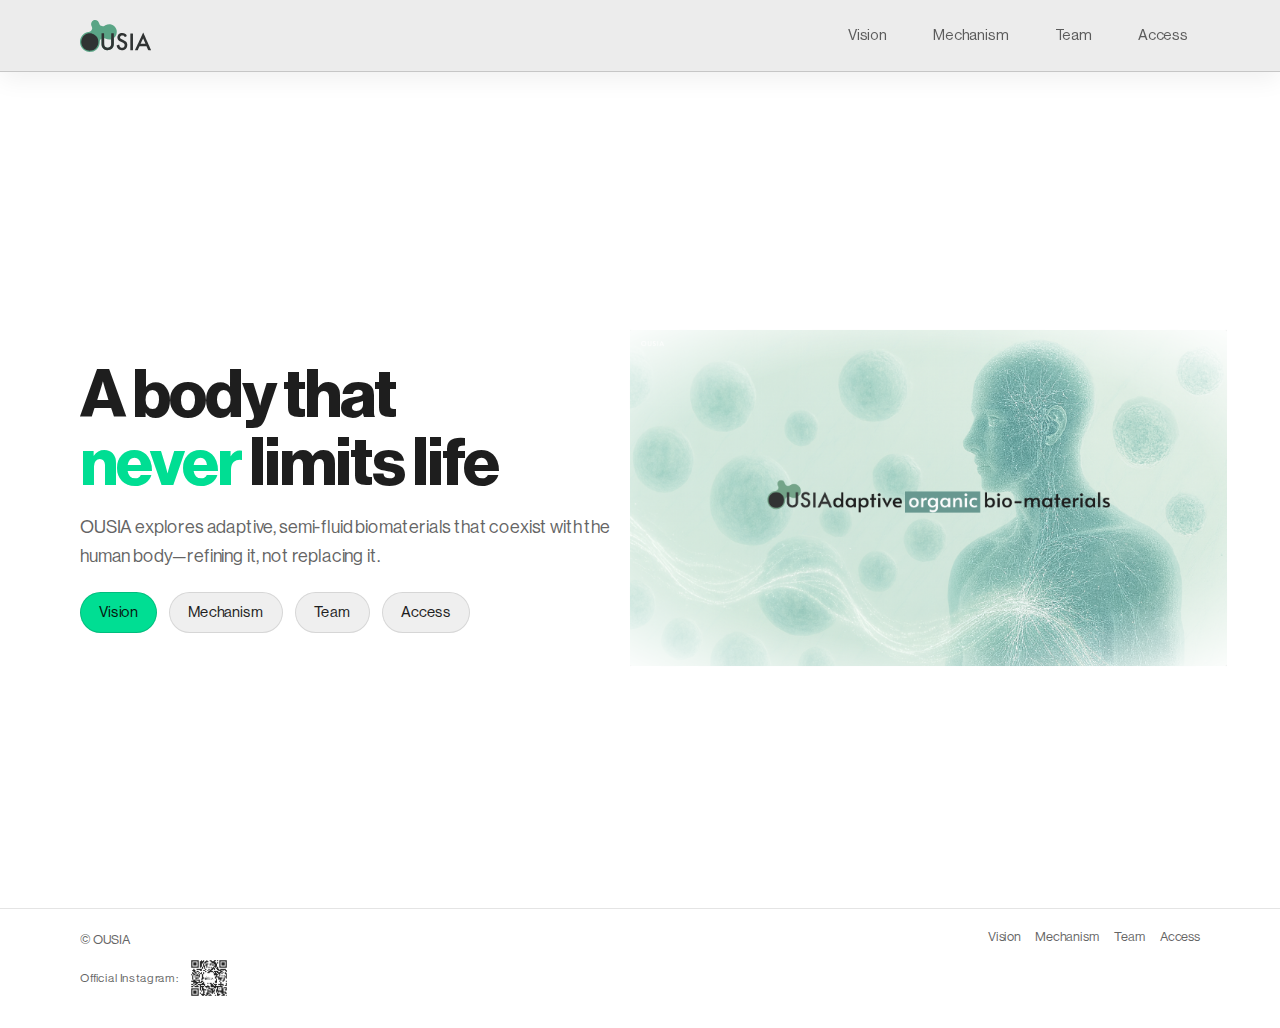
<file: index.html>
<!doctype html>
<html lang="en">
<head>
  <meta charset="utf-8" />
  <meta name="viewport" content="width=device-width,initial-scale=1" />
  <meta name="description" content="OUSIA — A body that never limits life." />
  <title>OUSIA</title>

  <link rel="stylesheet" href="css/styles.css" />
</head>

<body>
  <a class="skip" href="#main">Skip to content</a>

  <!-- Minimal Topbar -->
  <header class="topbar">
    <div class="wrap topbar__inner topbar__inner--minimal">
      <a class="brand" href="index.html" aria-label="Go to Home">
        <img class="brand__logo" src="assets/img/logo.svg" alt="OUSIA" />
      </a>

      <nav class="nav nav--minimal" aria-label="Primary">
        <a href="vision.html">Vision</a>
        <a href="mechanism.html">Mechanism</a>
        <a href="team.html">Team</a>
        <a href="access.html">Access</a>
      </nav>
    </div>
  </header>

  <main id="main">
    <!-- HERO ONLY -->
    <section class="hero hero--home">
      <div class="wrap hero__inner hero__inner--home">
        <div class="hero__copy hero__copy--home">
          <h1>A body that <br> <span class="accent">never</span> limits life</h1>

          <p class="lead lead--tight">
            OUSIA explores adaptive, semi-fluid biomaterials that coexist with the human body—refining it, not replacing it.
          </p>

          <div class="home-ctas" aria-label="Primary calls to action">
            <a class="btn btn--primary" href="vision.html">Vision</a>
            <a class="btn btn--ghost" href="mechanism.html">Mechanism</a>
            <a class="btn btn--ghost" href="team.html">Team</a>
            <a class="btn btn--ghost" href="access.html">Access</a>
          </div>
        </div>

        <div class="hero__visual hero__visual--home" aria-label="Home visual">
          <div class="frame frame--home">
            <!-- Put your best abstract/organic render here -->
            <img src="assets/img/hero-1.jpg" alt="Abstract organic material form" />
          </div>
        </div>
      </div>
    </section>

<footer class="footer footer--minimal">
  <div class="wrap footer__inner">
    <div class="footer__left">
      <span class="muted">© OUSIA </span> <br>
            <div class="ig-block">
              <span class="ig-label">Official Instagram:</span>
              <a href="instagram.html" aria-label="Open Instagram QR page">
                <img
                  src="assets/img/instagram-qr.png"
                  alt="OUSIA Official Instagram QR Code"
                  class="ig-qr"
                />
                </a>
            </div>
    </div>

    <div class="footer__right">
      <nav class="footer__links muted" aria-label="Footer">
        <a href="vision.html">Vision</a>
        <a href="mechanism.html">Mechanism</a>
        <a href="team.html">Team</a>
        <a href="access.html">Access</a>
      </nav>

      <!-- <div class="ig-block">
        <span class="ig-label">Official Instagram:</span>
        <img
          src="assets/img/instagram-qr.png"
          alt="OUSIA Official Instagram QR Code"
          class="ig-qr"
        />
      </div> -->
    </div>
  </div>
</footer>

</main>
    <!-- 
  <script src="js/main.js"></script> -->
</body>
</html>
</file>
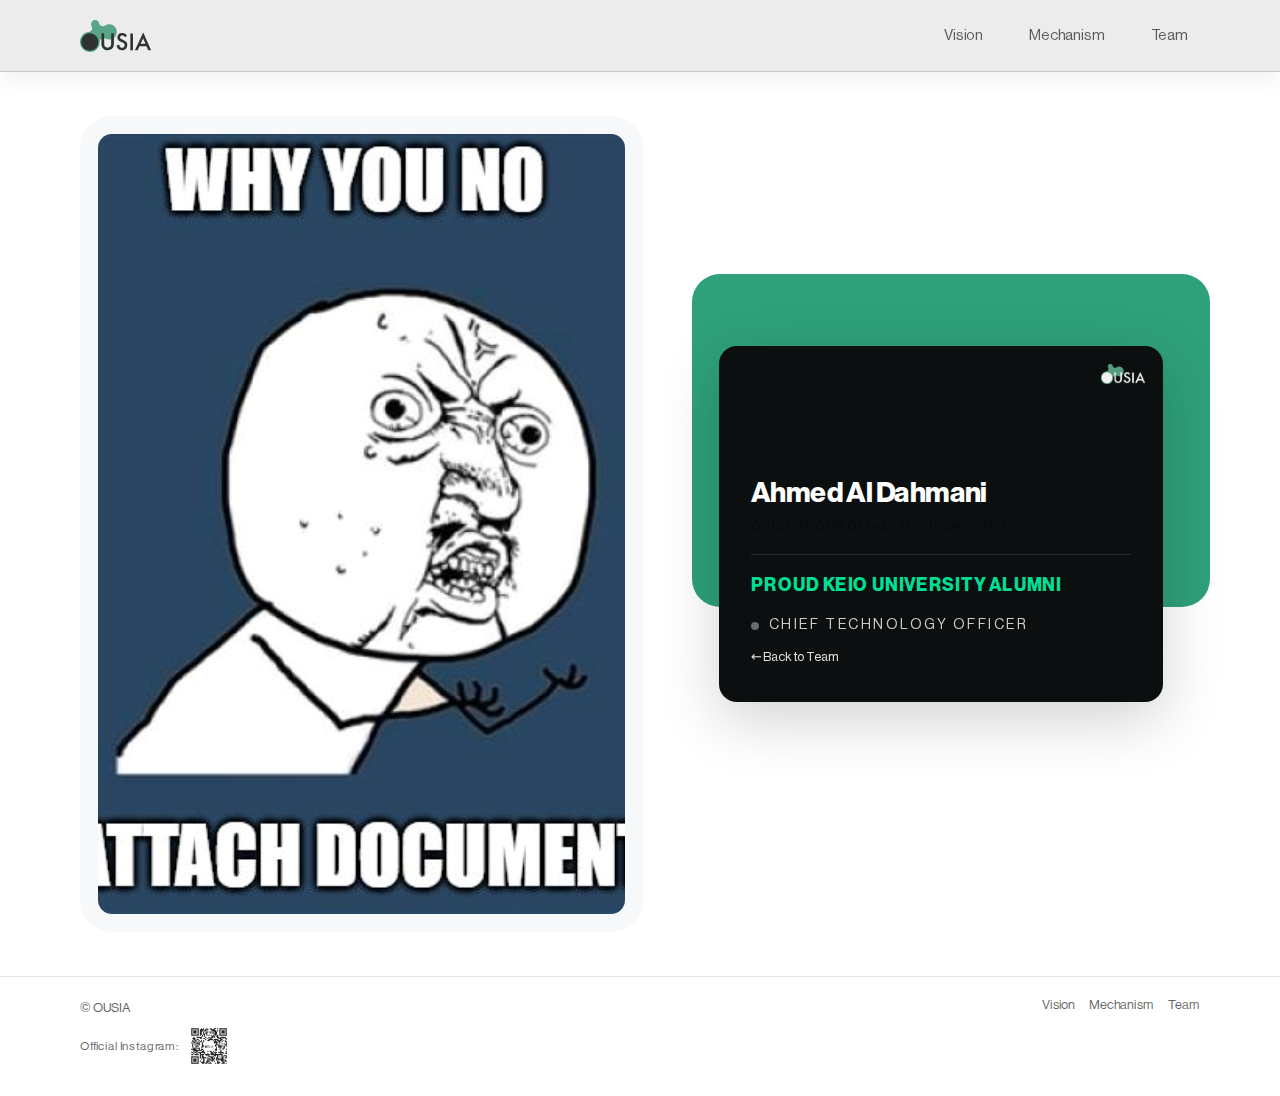
<file: ahmed.html>
<!doctype html>
<html lang="en">
<head>
  <meta charset="utf-8" />
  <meta name="viewport" content="width=device-width,initial-scale=1" />
  <meta name="description" content="OUSIA — Yirgach Zhu" />
  <title>OUSIA — Yirgach Zhu</title>
  <link rel="stylesheet" href="css/styles.css" />
</head>

<body class="page--person">
  <a class="skip" href="#main">Skip to content</a>

  <!-- Topbar (unchanged global component) -->
  <header class="topbar">
    <div class="wrap topbar__inner topbar__inner--minimal">
      <a class="brand" href="index.html" aria-label="Go to Home">
        <img class="brand__logo" src="assets/img/logo.svg" alt="OUSIA" />
      </a>

      <nav class="nav nav--minimal" aria-label="Primary">
        <a href="vision.html">Vision</a>
        <a href="mechanism.html">Mechanism</a>
        <a href="team.html">Team</a>
      </nav>
    </div>
  </header>

  <main id="main">
    <section class="person person--refined">
      <div class="wrap">
        <div class="person__grid">

          <!-- Left -->
          <div class="person__media">
            <img src="assets/img/ahmed1.png" alt="Ahmed" />
          </div>

          <!-- Right -->
          <div class="person__panel">
            <!-- d -->
            <div class="person__slab" aria-hidden="true"></div>

            <!-- m -->
            <div class="person__card person__card--dark">
              <img class="person__card-logo" src="assets/img/logo_color3.png" alt="OUSIA" />

              <h1 class="person__name">Ahmed Al Dahmani</h1>
              <p class="person__role">Chief Technology Officer (CTO)</p>

              <div class="person__divider"></div>

              <p class="person__tagline">
                <span class="person__tagline--sea">PROUD KEIO UNIVERSITY ALUMNI</span>
              </p>

              <div class="person__brandrow" aria-label="Role">
                <span class="person__dot"></span>
                <span class="person__brand person__brand--white">Chief Technology Officer</span>
              </div>

              <a class="person__back" href="team.html">← Back to Team</a>
            </div>
          </div>

        </div>
      </div>
    </section>
  </main>

  <!-- Footer (unchanged global component) -->
  <footer class="footer footer--minimal">
    <div class="wrap footer__inner">
      <div class="footer__left">
        <span class="muted">© OUSIA</span><br>
        <div class="ig-block">
          <span class="ig-label">Official Instagram:</span>
          <a href="instagram.html" aria-label="Open Instagram QR page">
            <img
              src="assets/img/instagram-qr.png"
              alt="OUSIA Official Instagram QR Code"
              class="ig-qr"
            />
          </a>
        </div>
      </div>

      <div class="footer__right">
        <nav class="footer__links muted" aria-label="Footer">
          <a href="vision.html">Vision</a>
          <a href="mechanism.html">Mechanism</a>
          <a href="team.html">Team</a>
        </nav>
      </div>
    </div>
  </footer>

</body>
</html>
</file>
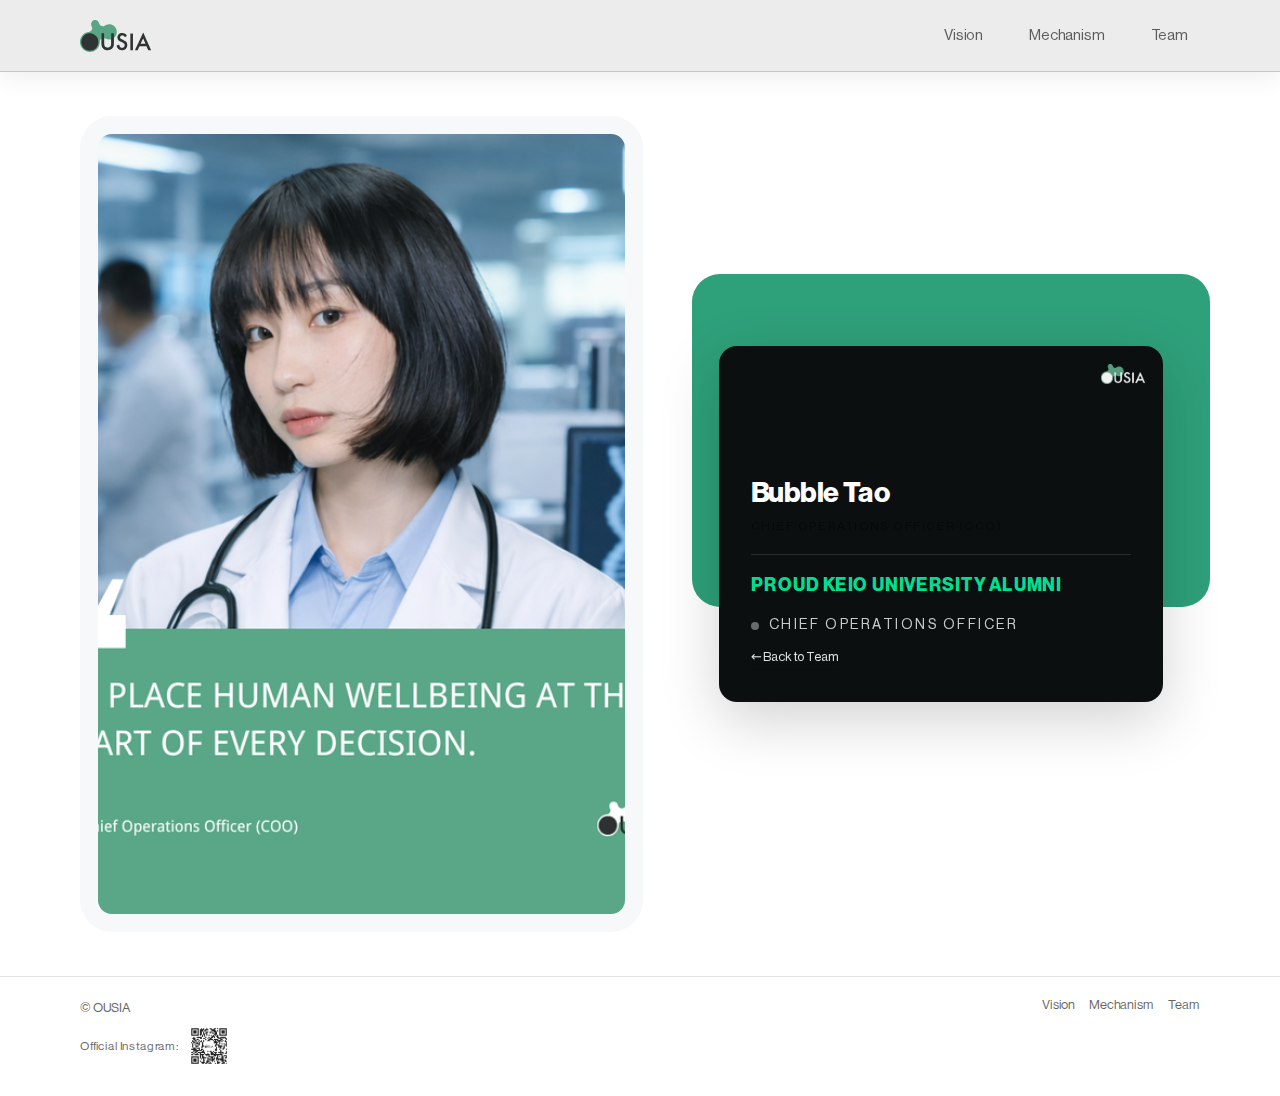
<file: bubble.html>
<!doctype html>
<html lang="en">
<head>
  <meta charset="utf-8" />
  <meta name="viewport" content="width=device-width,initial-scale=1" />
  <meta name="description" content="OUSIA — Yirgach Zhu" />
  <title>OUSIA — Yirgach Zhu</title>
  <link rel="stylesheet" href="css/styles.css" />
</head>

<body class="page--person">
  <a class="skip" href="#main">Skip to content</a>

  <!-- Topbar (unchanged global component) -->
  <header class="topbar">
    <div class="wrap topbar__inner topbar__inner--minimal">
      <a class="brand" href="index.html" aria-label="Go to Home">
        <img class="brand__logo" src="assets/img/logo.svg" alt="OUSIA" />
      </a>

      <nav class="nav nav--minimal" aria-label="Primary">
        <a href="vision.html">Vision</a>
        <a href="mechanism.html">Mechanism</a>
        <a href="team.html">Team</a>
      </nav>
    </div>
  </header>

  <main id="main">
    <section class="person person--refined">
      <div class="wrap">
        <div class="person__grid">

          <!-- Left -->
          <div class="person__media">
            <img src="assets/img/bubble1.png" alt="Bubble" />
          </div>

          <!-- Right -->
          <div class="person__panel">
            <!-- d -->
            <div class="person__slab" aria-hidden="true"></div>

            <!-- m -->
            <div class="person__card person__card--dark">
              <img class="person__card-logo" src="assets/img/logo_color3.png" alt="OUSIA" />

              <h1 class="person__name">Bubble Tao</h1>
              <p class="person__role">Chief Operations Officer (CCO)</p>

              <div class="person__divider"></div>

              <p class="person__tagline">
                <span class="person__tagline--sea">PROUD KEIO UNIVERSITY ALUMNI</span>
              </p>

              <div class="person__brandrow" aria-label="Role">
                <span class="person__dot"></span>
                <span class="person__brand person__brand--white">Chief Operations Officer</span>
              </div>

              <a class="person__back" href="team.html">← Back to Team</a>
            </div>
          </div>

        </div>
      </div>
    </section>
  </main>

  <!-- Footer (unchanged global component) -->
  <footer class="footer footer--minimal">
    <div class="wrap footer__inner">
      <div class="footer__left">
        <span class="muted">© OUSIA</span><br>
        <div class="ig-block">
          <span class="ig-label">Official Instagram:</span>
          <a href="instagram.html" aria-label="Open Instagram QR page">
            <img
              src="assets/img/instagram-qr.png"
              alt="OUSIA Official Instagram QR Code"
              class="ig-qr"
            />
          </a>
        </div>
      </div>

      <div class="footer__right">
        <nav class="footer__links muted" aria-label="Footer">
          <a href="vision.html">Vision</a>
          <a href="mechanism.html">Mechanism</a>
          <a href="team.html">Team</a>
        </nav>
      </div>
    </div>
  </footer>

</body>
</html>
</file>
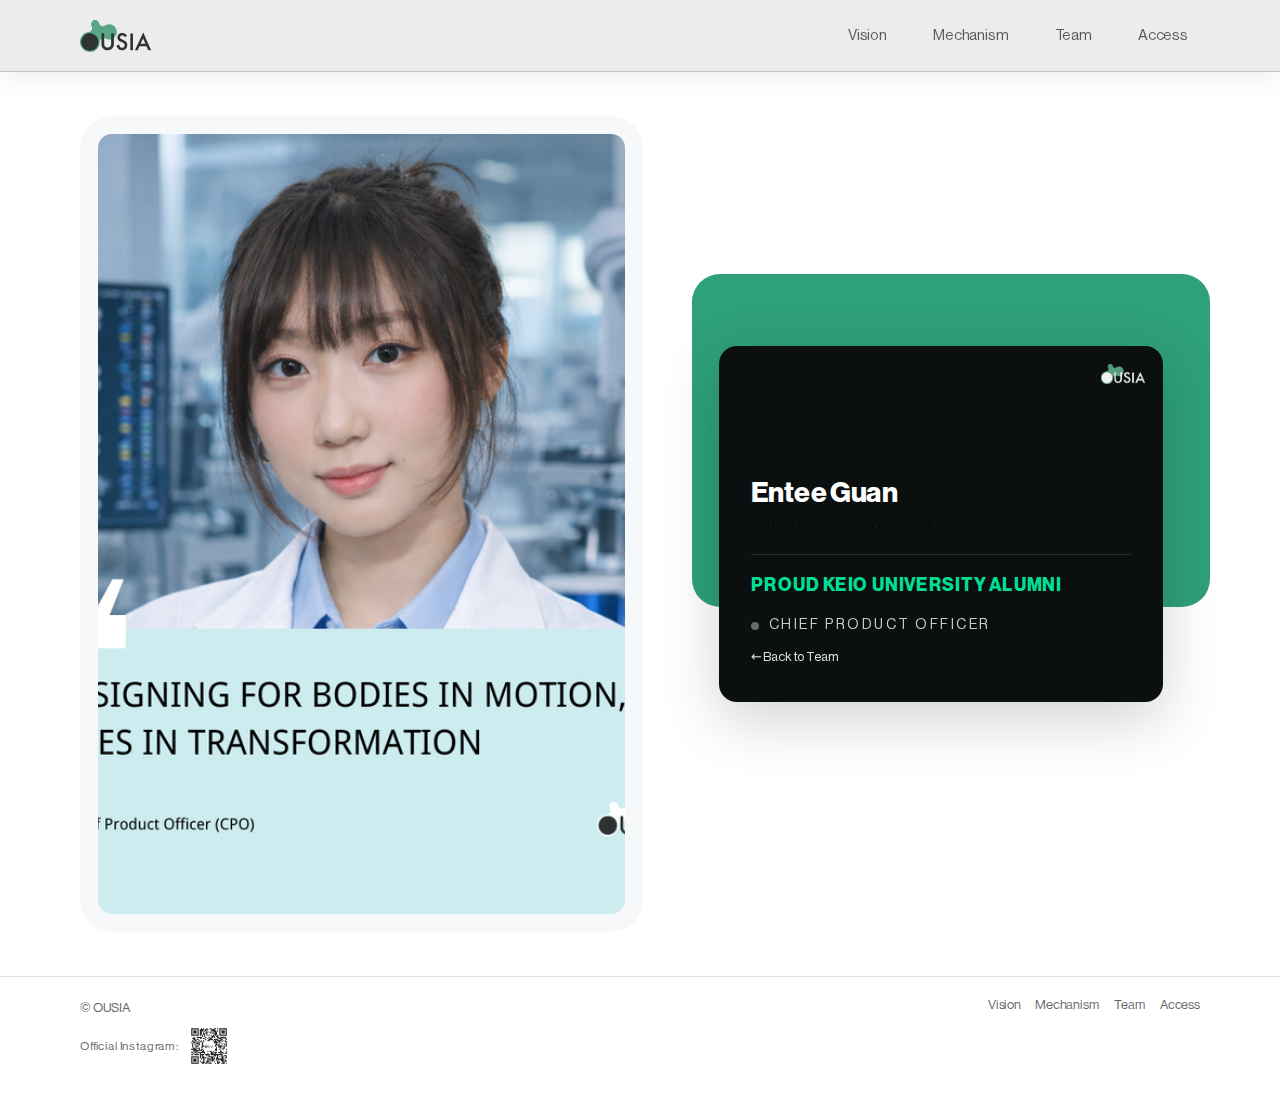
<file: entee.html>
<!doctype html>
<html lang="en">
<head>
  <meta charset="utf-8" />
  <meta name="viewport" content="width=device-width,initial-scale=1" />
  <meta name="description" content="OUSIA — Yirgach Zhu" />
  <title>OUSIA — Yirgach Zhu</title>
  <link rel="stylesheet" href="css/styles.css" />
</head>

<body class="page--person">
  <a class="skip" href="#main">Skip to content</a>

  <!-- Topbar (unchanged global component) -->
  <header class="topbar">
    <div class="wrap topbar__inner topbar__inner--minimal">
      <a class="brand" href="index.html" aria-label="Go to Home">
        <img class="brand__logo" src="assets/img/logo.svg" alt="OUSIA" />
      </a>

      <nav class="nav nav--minimal" aria-label="Primary">
        <a href="vision.html">Vision</a>
        <a href="mechanism.html">Mechanism</a>
        <a href="team.html">Team</a>
        <a href="access.html">Access</a>
      </nav>
    </div>
  </header>

  <main id="main">
    <section class="person person--refined">
      <div class="wrap">
        <div class="person__grid">

          <!-- Left -->
          <div class="person__media">
            <img src="assets/img/entee1.png" alt="Entee" />
          </div>

          <!-- Right -->
          <div class="person__panel">
            <!-- d -->
            <div class="person__slab" aria-hidden="true"></div>

            <!-- m -->
            <div class="person__card person__card--dark">
              <img class="person__card-logo" src="assets/img/logo_color3.png" alt="OUSIA" />

              <h1 class="person__name">Entee Guan</h1>
              <p class="person__role">Chief Product Officer (CPO)</p>

              <div class="person__divider"></div>

              <p class="person__tagline">
                <span class="person__tagline--sea">PROUD KEIO UNIVERSITY ALUMNI</span>
              </p>

              <div class="person__brandrow" aria-label="Role">
                <span class="person__dot"></span>
                <span class="person__brand person__brand--white">Chief Product Officer</span>
              </div>

              <a class="person__back" href="team.html">← Back to Team</a>
            </div>
          </div>

        </div>
      </div>
    </section>
  </main>

  <!-- Footer (unchanged global component) -->
  <footer class="footer footer--minimal">
    <div class="wrap footer__inner">
      <div class="footer__left">
        <span class="muted">© OUSIA</span><br>
        <div class="ig-block">
          <span class="ig-label">Official Instagram:</span>
          <a href="instagram.html" aria-label="Open Instagram QR page">
            <img
              src="assets/img/instagram-qr.png"
              alt="OUSIA Official Instagram QR Code"
              class="ig-qr"
            />
          </a>
        </div>
      </div>

      <div class="footer__right">
        <nav class="footer__links muted" aria-label="Footer">
          <a href="vision.html">Vision</a>
          <a href="mechanism.html">Mechanism</a>
          <a href="team.html">Team</a>
          <a href="access.html">Access</a>
        </nav>
      </div>
    </div>
  </footer>

</body>
</html>
</file>
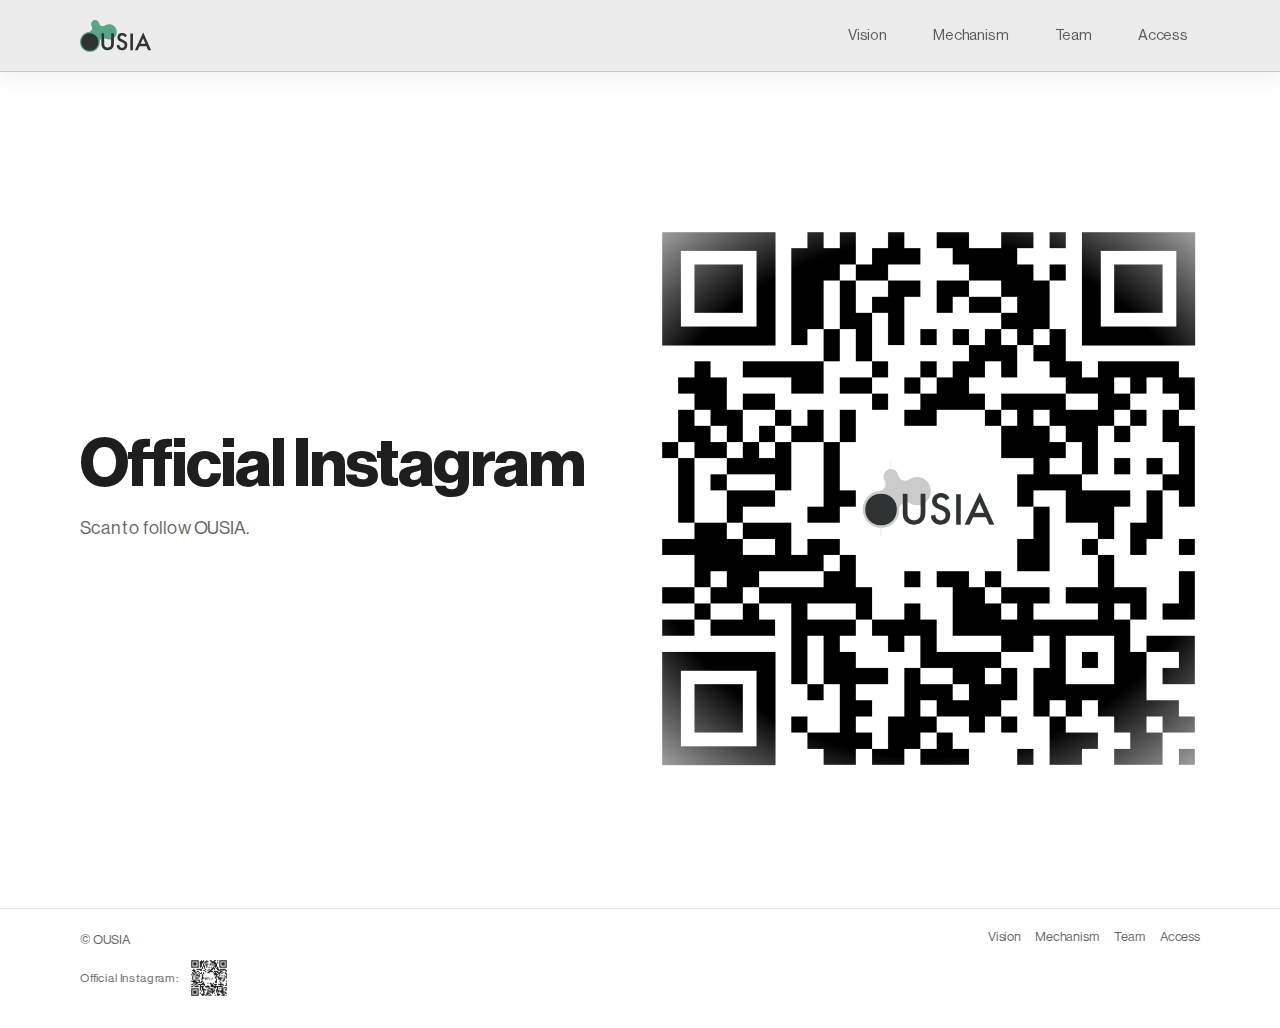
<file: instagram.html>
<!doctype html>
<html lang="en">
<head>
  <meta charset="utf-8" />
  <meta name="viewport" content="width=device-width,initial-scale=1" />
  <meta name="description" content="OUSIA — A body that never limits life." />
  <title>OUSIA</title>

  <link rel="stylesheet" href="css/styles.css" />
</head>

<body>
  <a class="skip" href="#main">Skip to content</a>

  <!-- Minimal Topbar -->
  <header class="topbar">
    <div class="wrap topbar__inner topbar__inner--minimal">
      <a class="brand" href="index.html" aria-label="Go to Home">
        <img class="brand__logo" src="assets/img/logo.svg" alt="OUSIA" />
      </a>

      <nav class="nav nav--minimal" aria-label="Primary">
        <a href="vision.html">Vision</a>
        <a href="mechanism.html">Mechanism</a>
        <a href="team.html">Team</a>
        <a href="access.html">Access</a>
      </nav>
    </div>
  </header>
<main id="main">
  <section class="hero hero--home">
    <div class="wrap hero__inner hero__inner--home">

      <div class="hero__copy hero__copy--home">
        <h1>
          Official  Instagram
        </h1>

        <p class="lead lead--tight">
          Scan to follow OUSIA.
        </p>
      </div>

      <div class="hero__visual hero__visual--home">
        <div class="frame frame--home">
          <img
            src="assets/img/instagram-qr.png"
            alt="OUSIA Official Instagram QR Code"
          />
        </div>
      </div>

    </div>
  </section>
</main>

<footer class="footer footer--minimal">
  <div class="wrap footer__inner">
    <div class="footer__left">
      <span class="muted">© OUSIA </span> <br>
            <div class="ig-block">
              <span class="ig-label">Official Instagram:</span>
              <a href="instagram.html" aria-label="Open Instagram QR page">
                <img
                  src="assets/img/instagram-qr.png"
                  alt="OUSIA Official Instagram QR Code"
                  class="ig-qr"
                />
                </a>
            </div>
    </div>

    <div class="footer__right">
      <nav class="footer__links muted" aria-label="Footer">
        <a href="vision.html">Vision</a>
        <a href="mechanism.html">Mechanism</a>
        <a href="team.html">Team</a>
        <a href="access.html">Access</a>
      </nav>

      <!-- <div class="ig-block">
        <span class="ig-label">Official Instagram:</span>
        <img
          src="assets/img/instagram-qr.png"
          alt="OUSIA Official Instagram QR Code"
          class="ig-qr"
        />
      </div> -->
    </div>
  </div>
</footer>

    <!-- 
  <script src="js/main.js"></script> -->
</body>
</html>
</file>
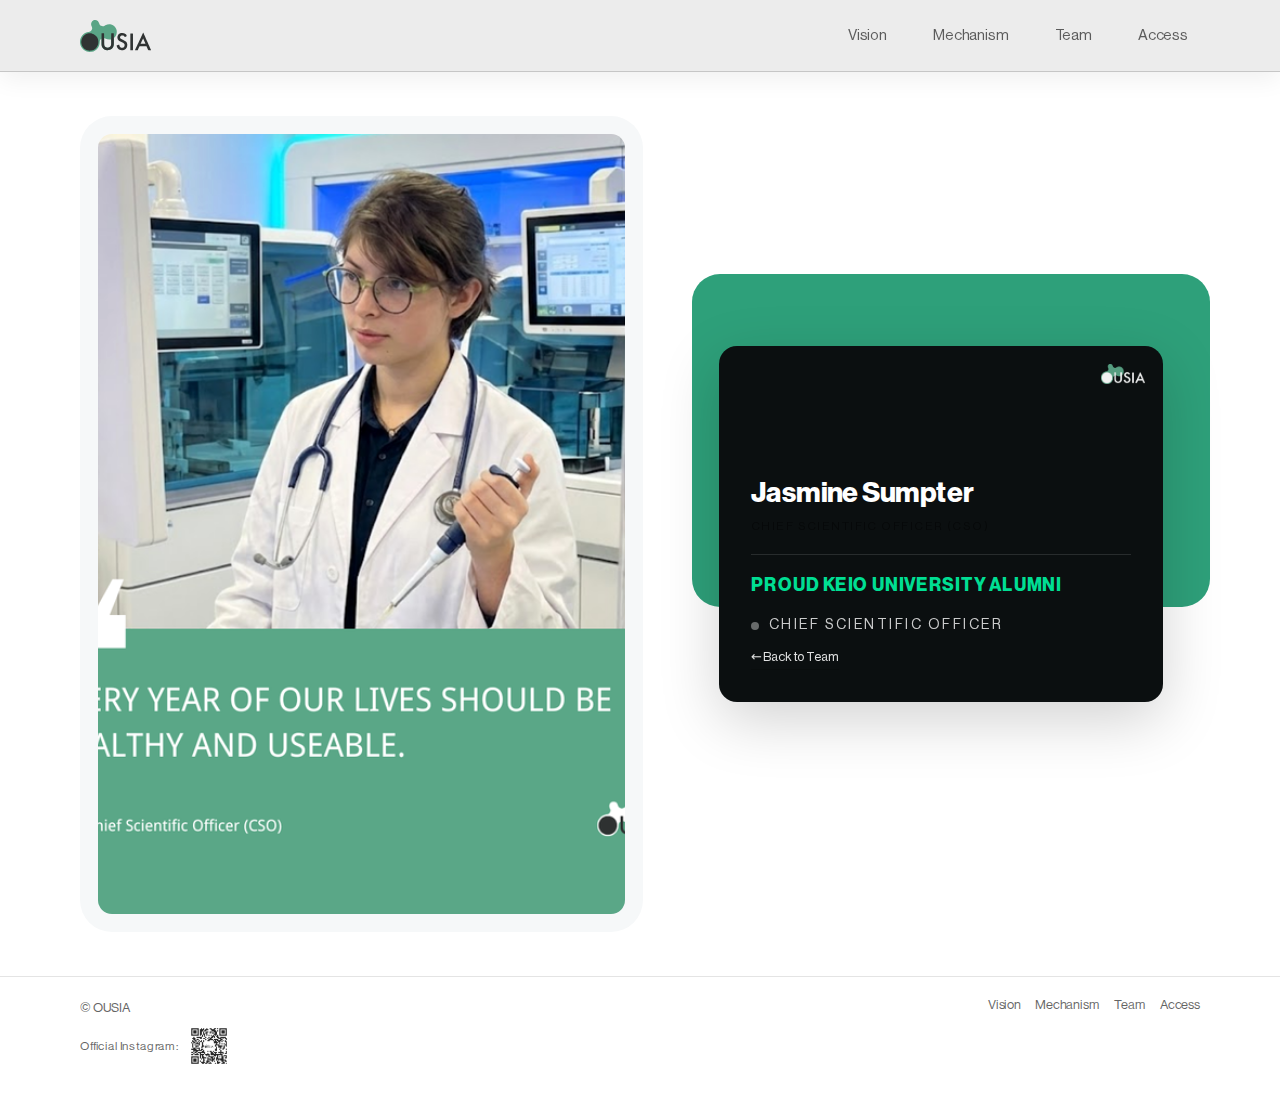
<file: jasmine.html>
<!doctype html>
<html lang="en">
<head>
  <meta charset="utf-8" />
  <meta name="viewport" content="width=device-width,initial-scale=1" />
  <meta name="description" content="OUSIA — Yirgach Zhu" />
  <title>OUSIA — Yirgach Zhu</title>
  <link rel="stylesheet" href="css/styles.css" />
</head>

<body class="page--person">
  <a class="skip" href="#main">Skip to content</a>

  <!-- Topbar (unchanged global component) -->
  <header class="topbar">
    <div class="wrap topbar__inner topbar__inner--minimal">
      <a class="brand" href="index.html" aria-label="Go to Home">
        <img class="brand__logo" src="assets/img/logo.svg" alt="OUSIA" />
      </a>

      <nav class="nav nav--minimal" aria-label="Primary">
        <a href="vision.html">Vision</a>
        <a href="mechanism.html">Mechanism</a>
        <a href="team.html">Team</a>
        <a href="access.html">Access</a>
      </nav>
    </div>
  </header>

  <main id="main">
    <section class="person person--refined">
      <div class="wrap">
        <div class="person__grid">

          <!-- Left -->
          <div class="person__media">
            <img src="assets/img/jasmine1.png" alt="Jasmine" />
          </div>

          <!-- Right -->
          <div class="person__panel">
            <!-- d -->
            <div class="person__slab" aria-hidden="true"></div>

            <!-- m -->
            <div class="person__card person__card--dark">
              <img class="person__card-logo" src="assets/img/logo_color3.png" alt="OUSIA" />

              <h1 class="person__name">Jasmine Sumpter</h1>
              <p class="person__role">Chief Scientific Officer (CSO)</p>

              <div class="person__divider"></div>

              <p class="person__tagline">
                <span class="person__tagline--sea">PROUD KEIO UNIVERSITY ALUMNI</span>
              </p>

              <div class="person__brandrow" aria-label="Role">
                <span class="person__dot"></span>
                <span class="person__brand person__brand--white">Chief Scientific Officer</span>
              </div>

              <a class="person__back" href="team.html">← Back to Team</a>
            </div>
          </div>

        </div>
      </div>
    </section>
  </main>

  <!-- Footer (unchanged global component) -->
  <footer class="footer footer--minimal">
    <div class="wrap footer__inner">
      <div class="footer__left">
        <span class="muted">© OUSIA</span><br>
        <div class="ig-block">
          <span class="ig-label">Official Instagram:</span>
          <a href="instagram.html" aria-label="Open Instagram QR page">
            <img
              src="assets/img/instagram-qr.png"
              alt="OUSIA Official Instagram QR Code"
              class="ig-qr"
            />
          </a>
        </div>
      </div>

      <div class="footer__right">
        <nav class="footer__links muted" aria-label="Footer">
          <a href="vision.html">Vision</a>
          <a href="mechanism.html">Mechanism</a>
          <a href="team.html">Team</a>
          <a href="access.html">Access</a>
        </nav>
      </div>
    </div>
  </footer>

</body>
</html>
</file>
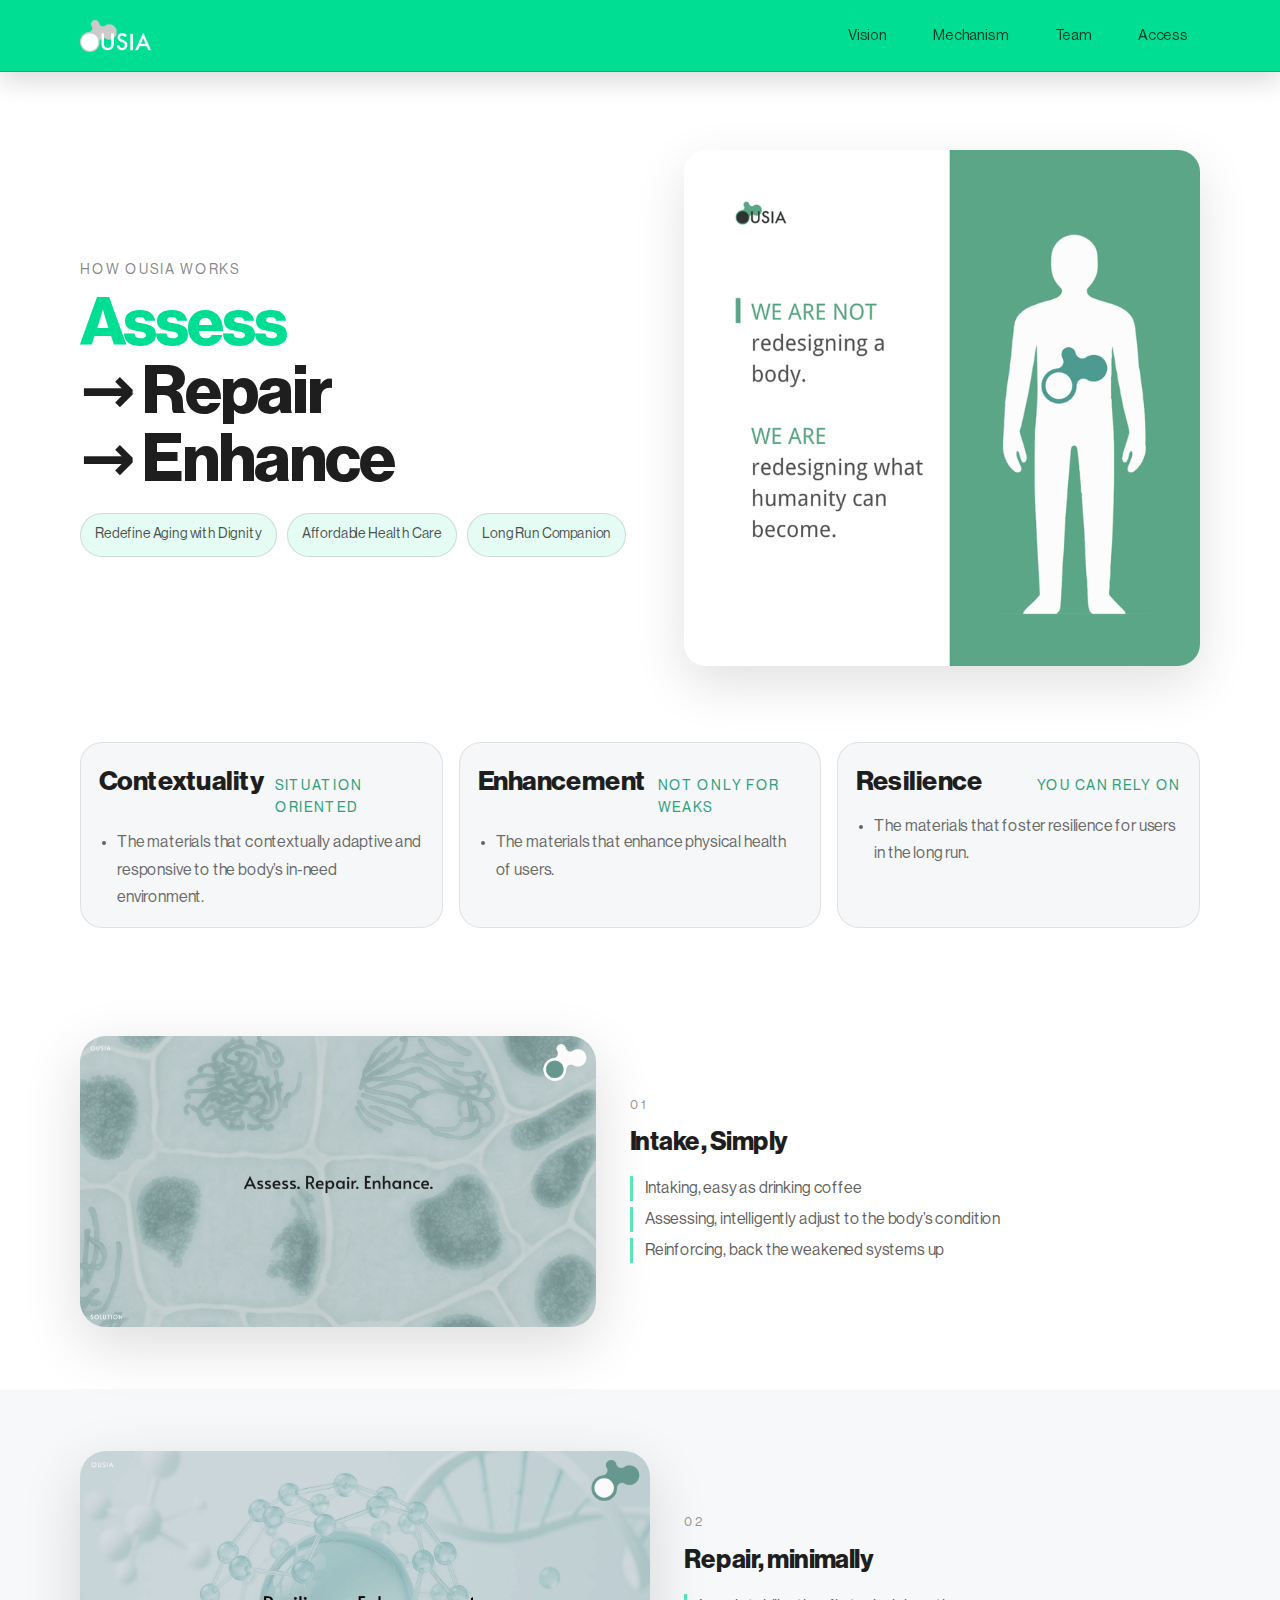
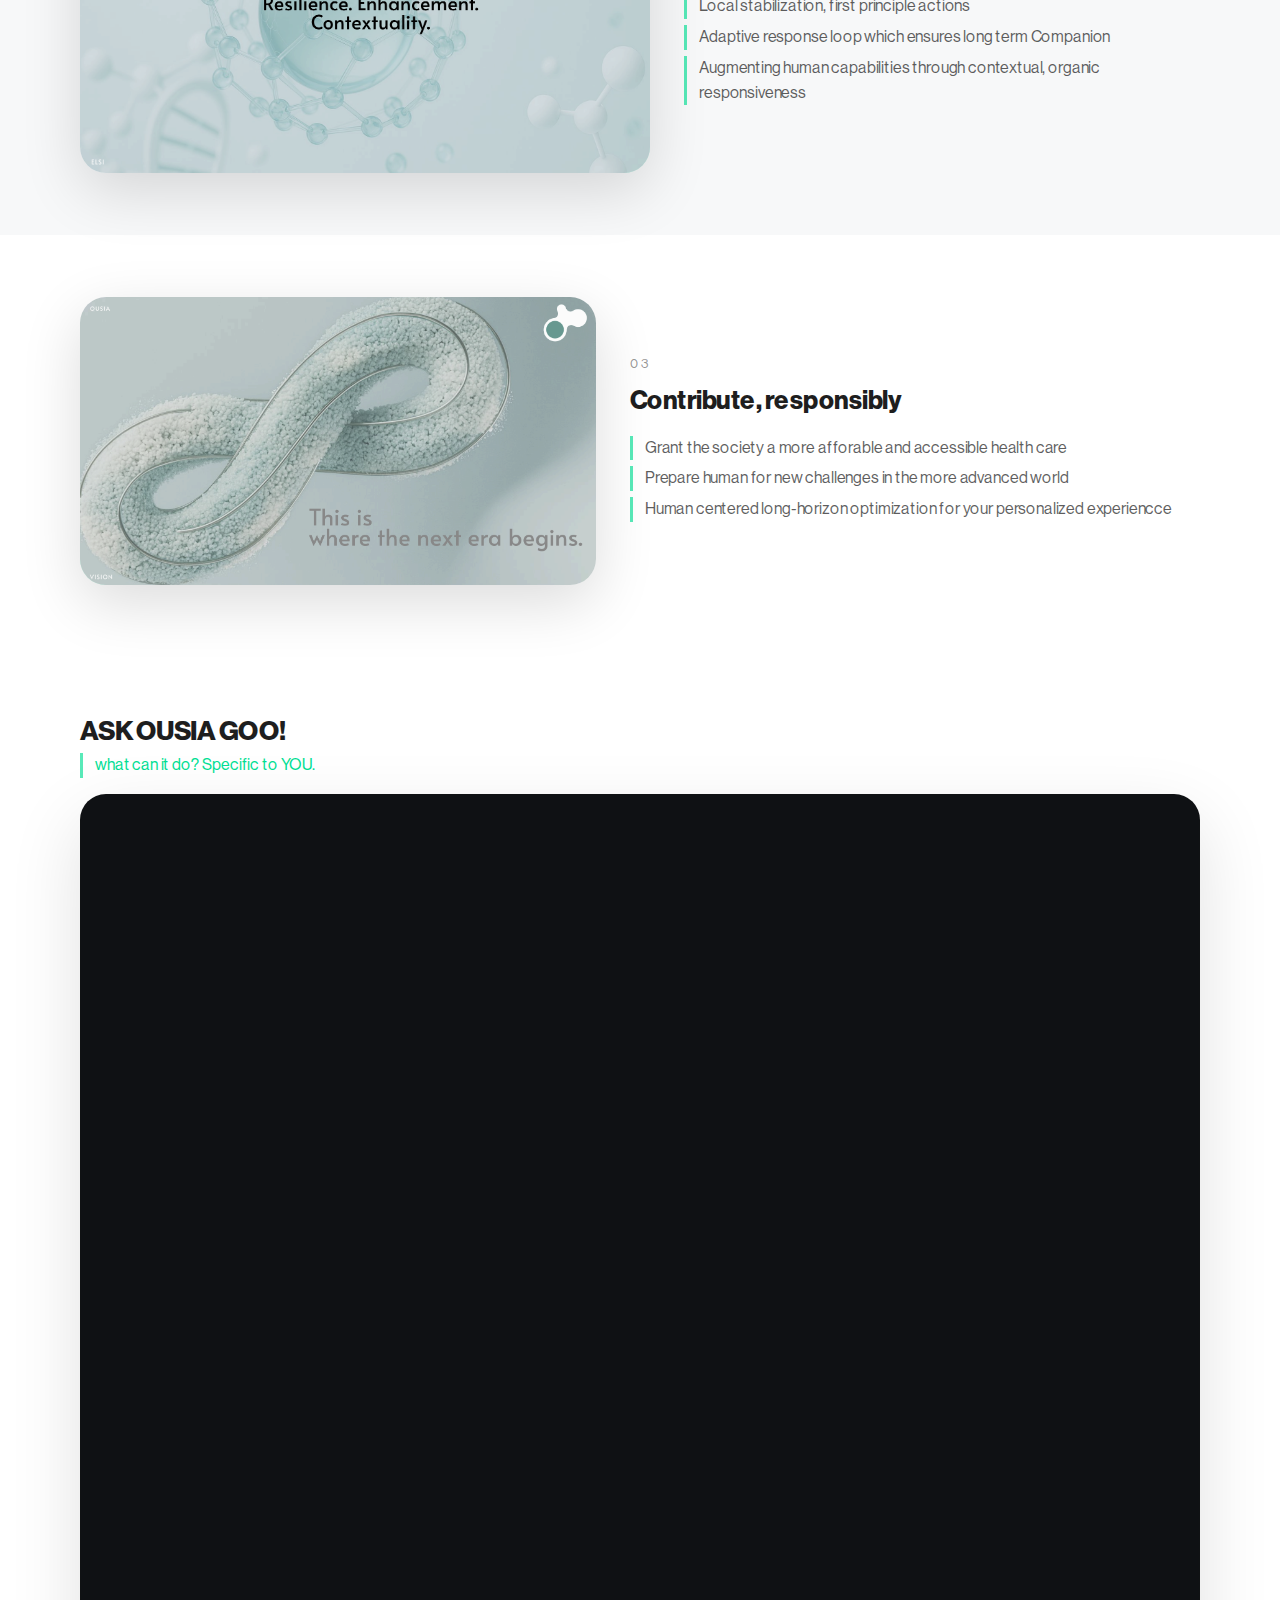
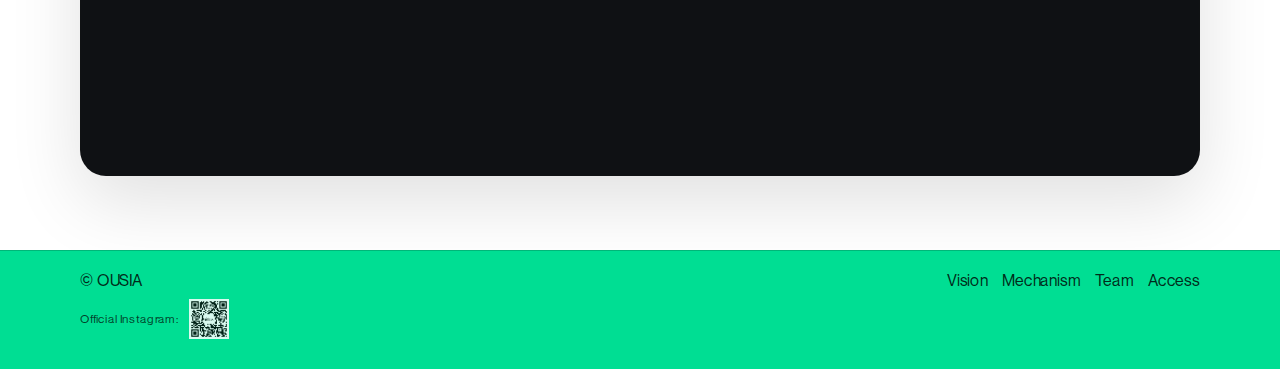
<file: mechanism.html>
<!doctype html>
<html lang="en">
<head>
  <meta charset="utf-8" />
  <meta name="viewport" content="width=device-width,initial-scale=1" />
  <meta name="description" content="OUSIA — Mechanism" />
  <title>OUSIA — Mechanism</title>
  <link rel="stylesheet" href="css/styles.css" />
</head>

<body class="page--mech">
  <a class="skip" href="#main">Skip to content</a>

  <!-- Topbar (Mechanism skin) -->
  <header class="topbar topbar--mech">
    <div class="wrap topbar__inner topbar__inner--minimal">
      <a class="brand" href="index.html" aria-label="Go to Home">
        <img class="brand__logo" src="assets/img/logo_color4.png" alt="OUSIA" />
      </a>

      <nav class="nav nav--minimal nav--mech" aria-label="Primary">
        <a href="vision.html">Vision</a>
        <a href="mechanism.html" aria-current="page">Mechanism</a>
        <a href="team.html">Team</a>
        <a href="access.html">Access</a>
      </nav>
    </div>
  </header>

  <main id="main">

    <!-- Hero (designed, not sandwich) -->
    <section class="mech-hero">
      <div class="wrap mech-hero__grid">
        <div class="mech-hero__copy">
          <p class="mech-eyebrow">How OUSIA works</p>


          <h1 class="mech-h1"> <span class="accent"> Assess </span> <br>→ Repair <br>→ Enhance</h1>
          <!-- <p class="mech-lead">
            Placeholder: 2–3 lines. High-level mechanism summary in calm, minimal language.
          </p> -->

          <div class="mech-badges" aria-label="Mechanism pillars">
            <span class="mech-badge">Redefine Aging with Dignity</span>
            <span class="mech-badge">Affordable Health Care</span>
            <span class="mech-badge">Long Run Companion</span>
          </div>
        </div>

        <!-- <div class="mech-hero__media" aria-label="Mechanism hero visual collage">
          <div class="mech-collage">
            <figure class="mech-shot mech-shot--lg">
              <img src="assets/img/ARE.jpg" alt="ARE — Assess" />
            </figure>

            <figure class="mech-shot mech-shot--sm mech-shot--top">
              <img src="assets/img/REC.jpg" alt="REC — Repair" />
            </figure>

            <figure class="mech-shot mech-shot--sm mech-shot--bottom">
              <img src="assets/img/newEra.jpg" alt="New Era — Enhance" />
            </figure>
          </div>
        </div> -->
        <div class="mech-hero__media" aria-label="Mechanism hero visual">
          <figure class="mech-shot mech-shot--single">
           <img src="assets/img/mechanism.png" alt="OUSIA mechanism visual" />
          </figure>
        </div>




      </div>
    </section>

    <!-- Feature strip (clean, designed) -->
    <section class="mech-strip">
      <div class="wrap mech-strip__grid">

        <article class="mech-card">
          <div class="mech-card__head">
            <h2 class="mech-h2">Contextuality</h2>
            <p class="mech-kicker"><span class="subaccent">situation oriented </span> </p>
          </div>
          <ul class="mech-list">
            <li>The materials that contextually
adaptive and responsive to the
body’s in-need environment.</li>
          </ul>
        </article>

        <article class="mech-card">
          <div class="mech-card__head">
            <h2 class="mech-h2">Enhancement</h2>


            <p class="mech-kicker"><span class="subaccent"> not only for weaks</span></p>
          </div>
          <ul class="mech-list">
            <li>The materials that
enhance physical health
of users.</li>
            <!-- <li>Placeholder: adaptive response</li>
            <li>Placeholder: recovery / stabilization</li> -->
          </ul>
        </article>

        <article class="mech-card">
          <div class="mech-card__head">
            <h2 class="mech-h2">Resilience</h2>
            <p class="mech-kicker"><span class="subaccent"> you can rely on</span></p>
          </div>
          <ul class="mech-list">
            <li>The materials that foster
resilience for users in the
long run.</li>
            <!-- <li>Placeholder: personalized adaptation</li>
            <li>Placeholder: long-horizon optimization</li> -->
          </ul>
        </article>

      </div>
    </section>

    <!-- Spotlight sections (offset slab, like your reference) -->
    <section class="mech-spot">
      <div class="wrap mech-spot__grid">
        <div class="mech-spot__media mech-slab mech-slab--left">
          <img src="assets/img/ARE.jpg" alt="ARE — Assess" />
        </div>
        <div class="mech-spot__copy">
          <p class="mech-mini">01</p>
          <h3 class="mech-h3">Intake, Simply</h3>
          <!-- <p class="mech-p">
            Placeholder: short paragraph. Designed for scan-ability.
          </p> -->
          <div class="mech-lines">
            <p class="mech-line">Intaking, easy as drinking coffee</p>
            <p class="mech-line"> Assessing, intelligently adjust to the body’s condition</p>
            <p class="mech-line">Reinforcing, back the weakened systems up</p>

          </div>
        </div>
      </div>
    </section>

    <section class="mech-spot mech-spot--alt">
      <div class="wrap mech-spot__grid mech-spot__grid--reverse">
        <div class="mech-spot__media mech-slab mech-slab--right">
          <img src="assets/img/REC.jpg" alt="REC — Repair" />
        </div>
        <div class="mech-spot__copy">
          <p class="mech-mini">02</p>
          <h3 class="mech-h3">Repair, minimally</h3>
          <!-- <p class="mech-p">
            Placeholder: short paragraph.
          </p> -->
          <div class="mech-lines">
            <p class="mech-line">Local stabilization, first principle actions</p>
            <p class="mech-line">Adaptive response loop which ensures long term Companion</p>
            <p class="mech-line">Augmenting human capabilities through contextual, organic responsiveness</p>
          </div>
        </div>
      </div>
    </section>

    <section class="mech-spot">
      <div class="wrap mech-spot__grid">
        <div class="mech-spot__media mech-slab mech-slab--left">
          <img src="assets/img/newEra.jpg" alt="New Era — Enhance" />
        </div>
        <div class="mech-spot__copy">
          <p class="mech-mini">03</p>
          <h3 class="mech-h3">Contribute, responsibly</h3>
          <!-- <p class="mech-p">
            Placeholder: short paragraph.
          </p> -->
          <div class="mech-lines">
            <p class="mech-line">Grant the society a more afforable and accessible health care</p>
            <p class="mech-line">Prepare human for new challenges in the more advanced world</p>
            <p class="mech-line">Human centered long-horizon optimization for your personalized experiencce </p>
          </div>
        </div>
      </div>
    </section>

    <!-- Simulation (big, “finished”) -->
    <section class="mech-sim">
      <div class="wrap mech-sim__inner">
        <div class="mech-sim__head">
          <h2 class="mech-h2">ASK OUSIA GOO!</h2>
            <p class="mech-line"> <span class="accent"> what can it do? Specific to YOU.</span></p>
        </div>

        <div class="sim-shell">
          <iframe
            class="sim-frame"
            src="https://xtuxzkpuidphse38a2vrzc.streamlit.app/?embed=true"
            title="OUSIA Simulator"
            loading="lazy"
            allow="fullscreen"
            referrerpolicy="no-referrer"
          ></iframe>
        </div>

        <!-- <p class="mech-note">Placeholder: short note (optional). Keep it minimal.</p> -->
      </div>
    </section>

  </main>

  <!-- Footer (Mechanism skin) -->
  <footer class="footer footer--mech">
    <div class="wrap footer__inner">
      <div class="footer__left">
        <span>© OUSIA</span><br>
        <div class="ig-block ig-block--mech">
          <span class="ig-label">Official Instagram:</span>
          <a href="instagram.html" aria-label="Open Instagram QR page">
            <img
              src="assets/img/instagram-qr.png"
              alt="OUSIA Official Instagram QR Code"
              class="ig-qr"
            />
          </a>
        </div>
      </div>

      <div class="footer__right">
        <nav class="footer__links footer__links--mech" aria-label="Footer">
          <a href="vision.html">Vision</a>
          <a href="mechanism.html">Mechanism</a>
          <a href="team.html">Team</a>
          <a href="access.html">Access</a>
        </nav>
      </div>
    </div>
  </footer>

</body>
</html>
</file>
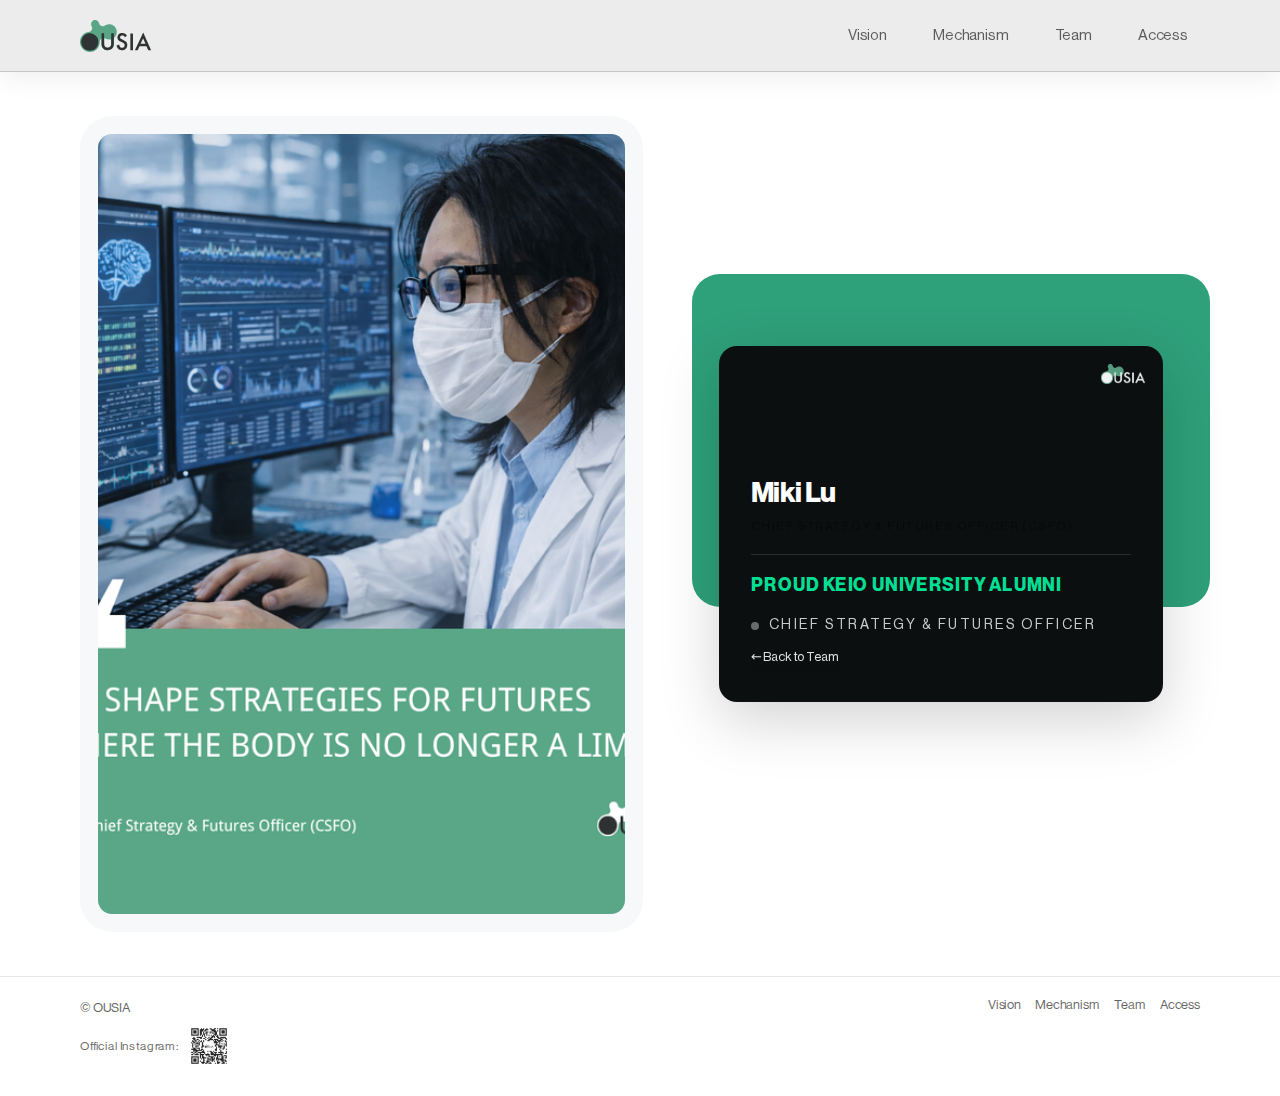
<file: miki.html>
<!doctype html>
<html lang="en">
<head>
  <meta charset="utf-8" />
  <meta name="viewport" content="width=device-width,initial-scale=1" />
  <meta name="description" content="OUSIA — Yirgach Zhu" />
  <title>OUSIA — Yirgach Zhu</title>
  <link rel="stylesheet" href="css/styles.css" />
</head>

<body class="page--person">
  <a class="skip" href="#main">Skip to content</a>

  <!-- Topbar (unchanged global component) -->
  <header class="topbar">
    <div class="wrap topbar__inner topbar__inner--minimal">
      <a class="brand" href="index.html" aria-label="Go to Home">
        <img class="brand__logo" src="assets/img/logo.svg" alt="OUSIA" />
      </a>

      <nav class="nav nav--minimal" aria-label="Primary">
        <a href="vision.html">Vision</a>
        <a href="mechanism.html">Mechanism</a>
        <a href="team.html">Team</a>
        <a href="access.html">Access</a>
      </nav>
    </div>
  </header>

  <main id="main">
    <section class="person person--refined">
      <div class="wrap">
        <div class="person__grid">

          <!-- Left -->
          <div class="person__media">
            <img src="assets/img/miki1.png" alt="Miki" />
          </div>

          <!-- Right -->
          <div class="person__panel">
            <!-- d -->
            <div class="person__slab" aria-hidden="true"></div>

            <!-- m -->
            <div class="person__card person__card--dark">
              <img class="person__card-logo" src="assets/img/logo_color3.png" alt="OUSIA" />

              <h1 class="person__name">Miki Lu</h1>
              <p class="person__role">Chief Strategy & Futures Officer (CSFO)</p>

              <div class="person__divider"></div>

              <p class="person__tagline">
                <span class="person__tagline--sea">PROUD KEIO UNIVERSITY ALUMNI</span>
              </p>

              <div class="person__brandrow" aria-label="Role">
                <span class="person__dot"></span>
                <span class="person__brand person__brand--white">Chief Strategy & Futures Officer</span>
              </div>

              <a class="person__back" href="team.html">← Back to Team</a>
            </div>
          </div>

        </div>
      </div>
    </section>
  </main>

  <!-- Footer (unchanged global component) -->
  <footer class="footer footer--minimal">
    <div class="wrap footer__inner">
      <div class="footer__left">
        <span class="muted">© OUSIA</span><br>
        <div class="ig-block">
          <span class="ig-label">Official Instagram:</span>
          <a href="instagram.html" aria-label="Open Instagram QR page">
            <img
              src="assets/img/instagram-qr.png"
              alt="OUSIA Official Instagram QR Code"
              class="ig-qr"
            />
          </a>
        </div>
      </div>

      <div class="footer__right">
        <nav class="footer__links muted" aria-label="Footer">
          <a href="vision.html">Vision</a>
          <a href="mechanism.html">Mechanism</a>
          <a href="team.html">Team</a>
          <a href="access.html">Access</a>
        </nav>
      </div>
    </div>
  </footer>

</body>
</html>
</file>
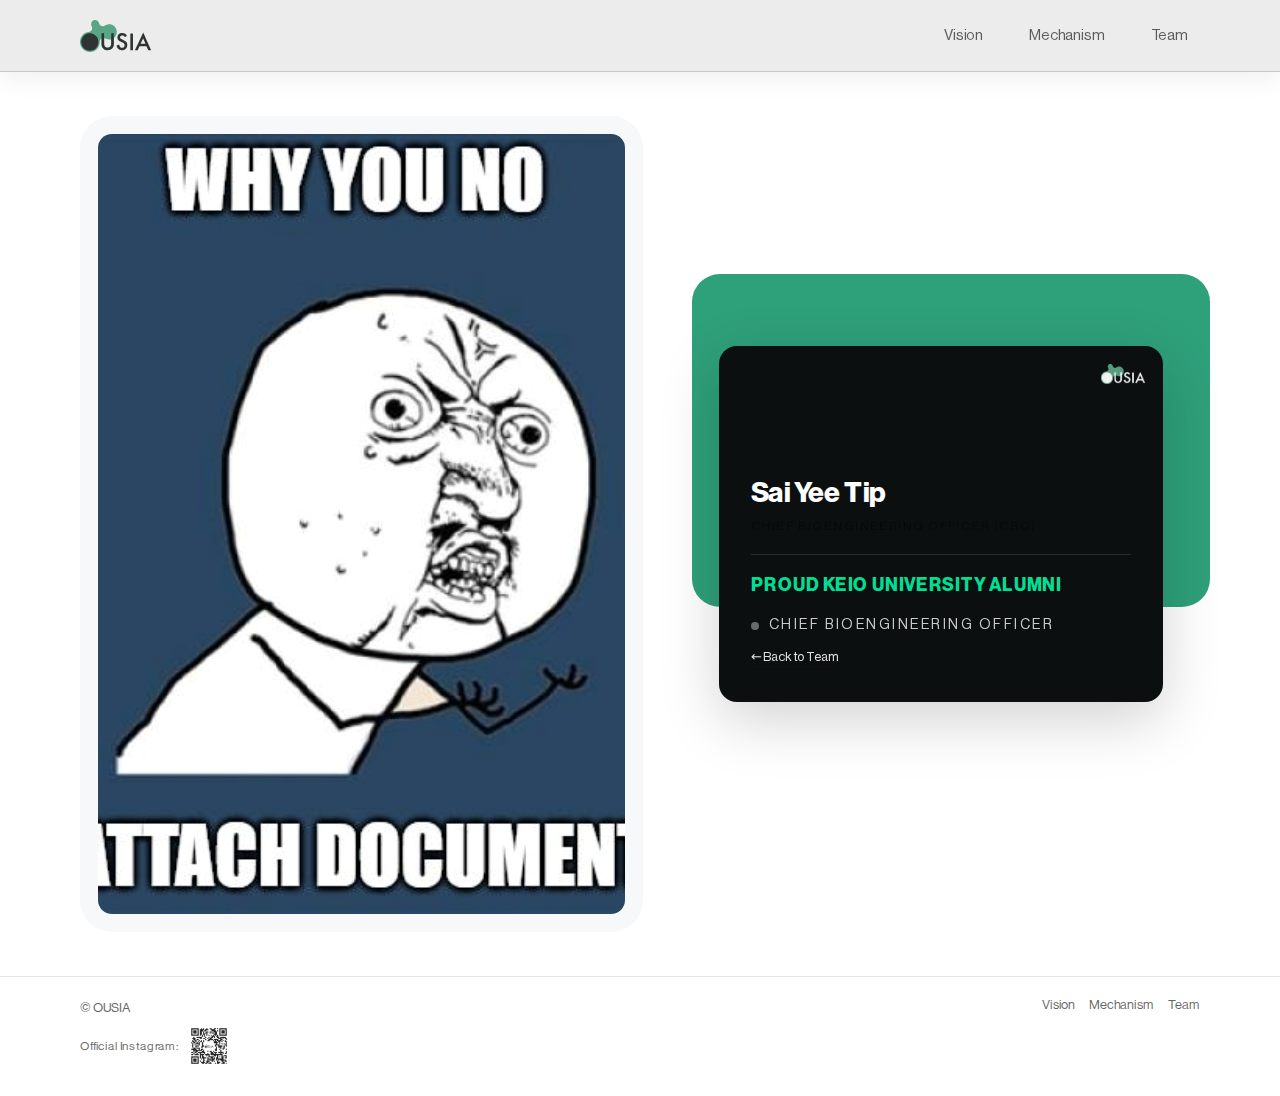
<file: sai.html>
<!doctype html>
<html lang="en">
<head>
  <meta charset="utf-8" />
  <meta name="viewport" content="width=device-width,initial-scale=1" />
  <meta name="description" content="OUSIA — Yirgach Zhu" />
  <title>OUSIA — Yirgach Zhu</title>
  <link rel="stylesheet" href="css/styles.css" />
</head>

<body class="page--person">
  <a class="skip" href="#main">Skip to content</a>

  <!-- Topbar (unchanged global component) -->
  <header class="topbar">
    <div class="wrap topbar__inner topbar__inner--minimal">
      <a class="brand" href="index.html" aria-label="Go to Home">
        <img class="brand__logo" src="assets/img/logo.svg" alt="OUSIA" />
      </a>

      <nav class="nav nav--minimal" aria-label="Primary">
        <a href="vision.html">Vision</a>
        <a href="mechanism.html">Mechanism</a>
        <a href="team.html">Team</a>
      </nav>
    </div>
  </header>

  <main id="main">
    <section class="person person--refined">
      <div class="wrap">
        <div class="person__grid">

          <!-- Left -->
          <div class="person__media">
            <img src="assets/img/sai1.png" alt="Sai" />
          </div>

          <!-- Right -->
          <div class="person__panel">
            <!-- d -->
            <div class="person__slab" aria-hidden="true"></div>

            <!-- m -->
            <div class="person__card person__card--dark">
              <img class="person__card-logo" src="assets/img/logo_color3.png" alt="OUSIA" />

              <h1 class="person__name">Sai Yee Tip</h1>
              <p class="person__role">Chief Bioengineering Officer (CBO)</p>

              <div class="person__divider"></div>

              <p class="person__tagline">
                <span class="person__tagline--sea">PROUD KEIO UNIVERSITY ALUMNI</span>
              </p>

              <div class="person__brandrow" aria-label="Role">
                <span class="person__dot"></span>
                <span class="person__brand person__brand--white">Chief Bioengineering Officer</span>
              </div>

              <a class="person__back" href="team.html">← Back to Team</a>
            </div>
          </div>

        </div>
      </div>
    </section>
  </main>

  <!-- Footer (unchanged global component) -->
  <footer class="footer footer--minimal">
    <div class="wrap footer__inner">
      <div class="footer__left">
        <span class="muted">© OUSIA</span><br>
        <div class="ig-block">
          <span class="ig-label">Official Instagram:</span>
          <a href="instagram.html" aria-label="Open Instagram QR page">
            <img
              src="assets/img/instagram-qr.png"
              alt="OUSIA Official Instagram QR Code"
              class="ig-qr"
            />
          </a>
        </div>
      </div>

      <div class="footer__right">
        <nav class="footer__links muted" aria-label="Footer">
          <a href="vision.html">Vision</a>
          <a href="mechanism.html">Mechanism</a>
          <a href="team.html">Team</a>
        </nav>
      </div>
    </div>
  </footer>

</body>
</html>
</file>
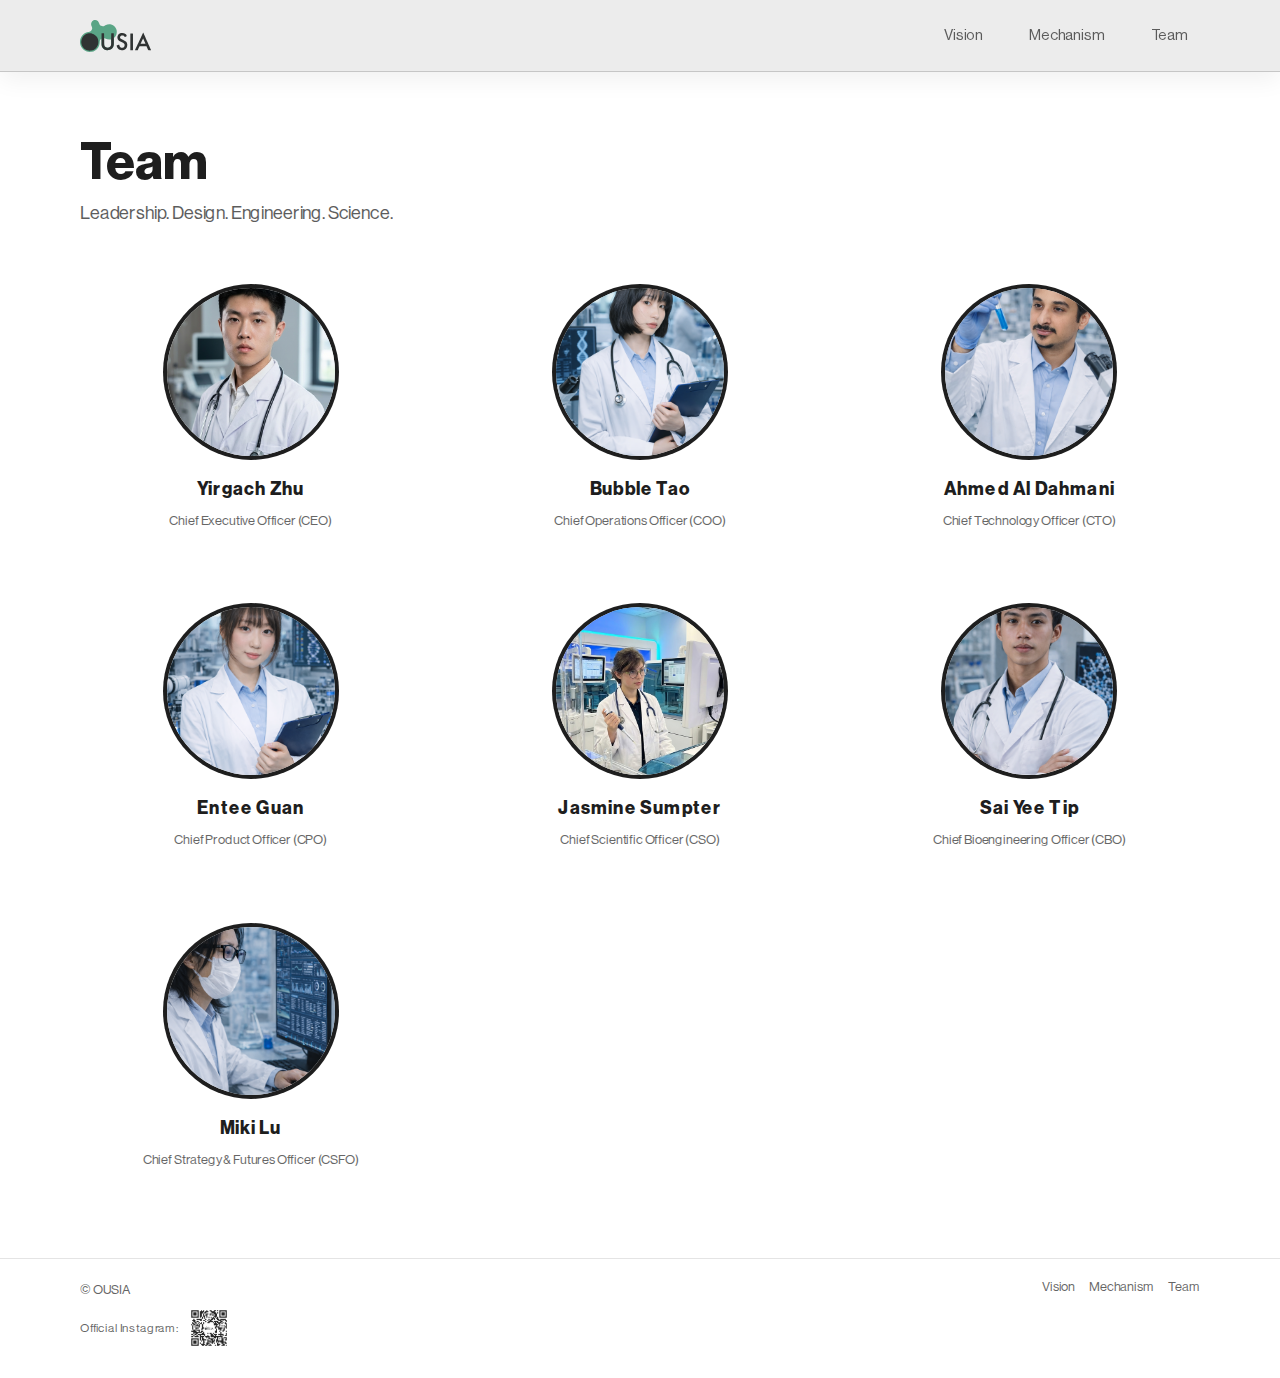
<file: team.html>
<!doctype html>
<html lang="en">
<head>
  <meta charset="utf-8" />
  <meta name="viewport" content="width=device-width,initial-scale=1" />
  <meta name="description" content="OUSIA — Team" />
  <title>OUSIA — Team</title>

  <link rel="stylesheet" href="css/styles.css" />
</head>

<body class="page--team">
  <a class="skip" href="#main">Skip to content</a>

  <!-- Minimal Topbar (same structure as Home) -->
  <header class="topbar">
    <div class="wrap topbar__inner topbar__inner--minimal">
      <a class="brand" href="index.html" aria-label="Go to Home">
        <img class="brand__logo" src="assets/img/logo.svg" alt="OUSIA" />
      </a>

      <nav class="nav nav--minimal" aria-label="Primary">
        <a href="vision.html">Vision</a>
        <a href="mechanism.html">Mechanism</a>
        <a href="team.html" aria-current="page">Team</a>
      </nav>
    </div>
  </header>

  <main id="main">
    <section class="team-hero">
      <div class="wrap team-hero__inner">
        <h1 class="team-h1">Team</h1>
        <p class="team-lead">Leadership. Design. Engineering. Science.</p>
      </div>
    </section>

    <section class="team-grid">
      <div class="wrap team-grid__inner">

        <!-- CEO -->
        <a class="team-card" href="yirgach.html" aria-label="Open Yirgach Zhu page">
          <div class="team-avatar">
            <img src="assets/img/yirgach.png" alt="Yirgach Zhu" />
          </div>
          <div class="team-meta">
            <h2 class="team-name">Yirgach Zhu</h2>
            <p class="team-role">Chief Executive Officer (CEO)</p>
          </div>
        </a>

        <!-- COO -->
        <a class="team-card" href="bubble.html" aria-label="Open Bubble Tao page">
          <div class="team-avatar">
            <img src="assets/img/bubble.png" alt="Bubble Tao" />
          </div>
          <div class="team-meta">
            <h2 class="team-name">Bubble Tao</h2>
            <p class="team-role">Chief Operations Officer (COO)</p>
          </div>
        </a>

        <!-- CTO -->
        <a class="team-card" href="ahmed.html" aria-label="Open Ahmed Al Dahmani page">
          <div class="team-avatar">
            <img src="assets/img/ahmed.png" alt="Ahmed Al Dahmani" />
          </div>
          <div class="team-meta">
            <h2 class="team-name">Ahmed Al Dahmani</h2>
            <p class="team-role">Chief Technology Officer (CTO)</p>
          </div>
        </a>

        <!-- CPO -->
        <a class="team-card" href="entee.html" aria-label="Open Entee Guan page">
          <div class="team-avatar">
            <img src="assets/img/entee.png" alt="Entee Guan" />
          </div>
          <div class="team-meta">
            <h2 class="team-name">Entee Guan</h2>
            <p class="team-role">Chief Product Officer (CPO)</p>
          </div>
        </a>

        <!-- CSO -->
        <a class="team-card" href="jasmine.html" aria-label="Open Jasmine Sumpter page">
          <div class="team-avatar">
            <img src="assets/img/jasmine.png" alt="Jasmine Sumpter" />
          </div>
          <div class="team-meta">
            <h2 class="team-name">Jasmine Sumpter</h2>
            <p class="team-role">Chief Scientific Officer (CSO)</p>
          </div>
        </a>

        <!-- CBO -->
        <a class="team-card" href="sai.html" aria-label="Open Sai Yee Tip page">
          <div class="team-avatar">
            <img src="assets/img/sai.png" alt="Sai Yee Tip" />
          </div>
          <div class="team-meta">
            <h2 class="team-name">Sai Yee Tip</h2>
            <p class="team-role">Chief Bioengineering Officer (CBO)</p>
          </div>
        </a>

        <!-- CSFO -->
        <a class="team-card" href="miki.html" aria-label="Open Miki Lu page">
          <div class="team-avatar">
            <img src="assets/img/miki.png" alt="Miki Lu" />
          </div>
          <div class="team-meta">
            <h2 class="team-name">Miki Lu</h2>
            <p class="team-role">Chief Strategy &amp; Futures Officer (CSFO)</p>
          </div>
        </a>

      </div>
    </section>
  </main>

  <!-- Footer (same as Home) -->
  <footer class="footer footer--minimal">
    <div class="wrap footer__inner">
      <div class="footer__left">
        <span class="muted">© OUSIA</span><br>
        <div class="ig-block">
          <span class="ig-label">Official Instagram:</span>
          <a href="instagram.html" aria-label="Open Instagram QR page">
            <img
              src="assets/img/instagram-qr.png"
              alt="OUSIA Official Instagram QR Code"
              class="ig-qr"
            />
          </a>
        </div>
      </div>

      <div class="footer__right">
        <nav class="footer__links muted" aria-label="Footer">
          <a href="vision.html">Vision</a>
          <a href="mechanism.html">Mechanism</a>
          <a href="team.html">Team</a>
        </nav>
      </div>
    </div>
  </footer>
</body>
</html>
</file>
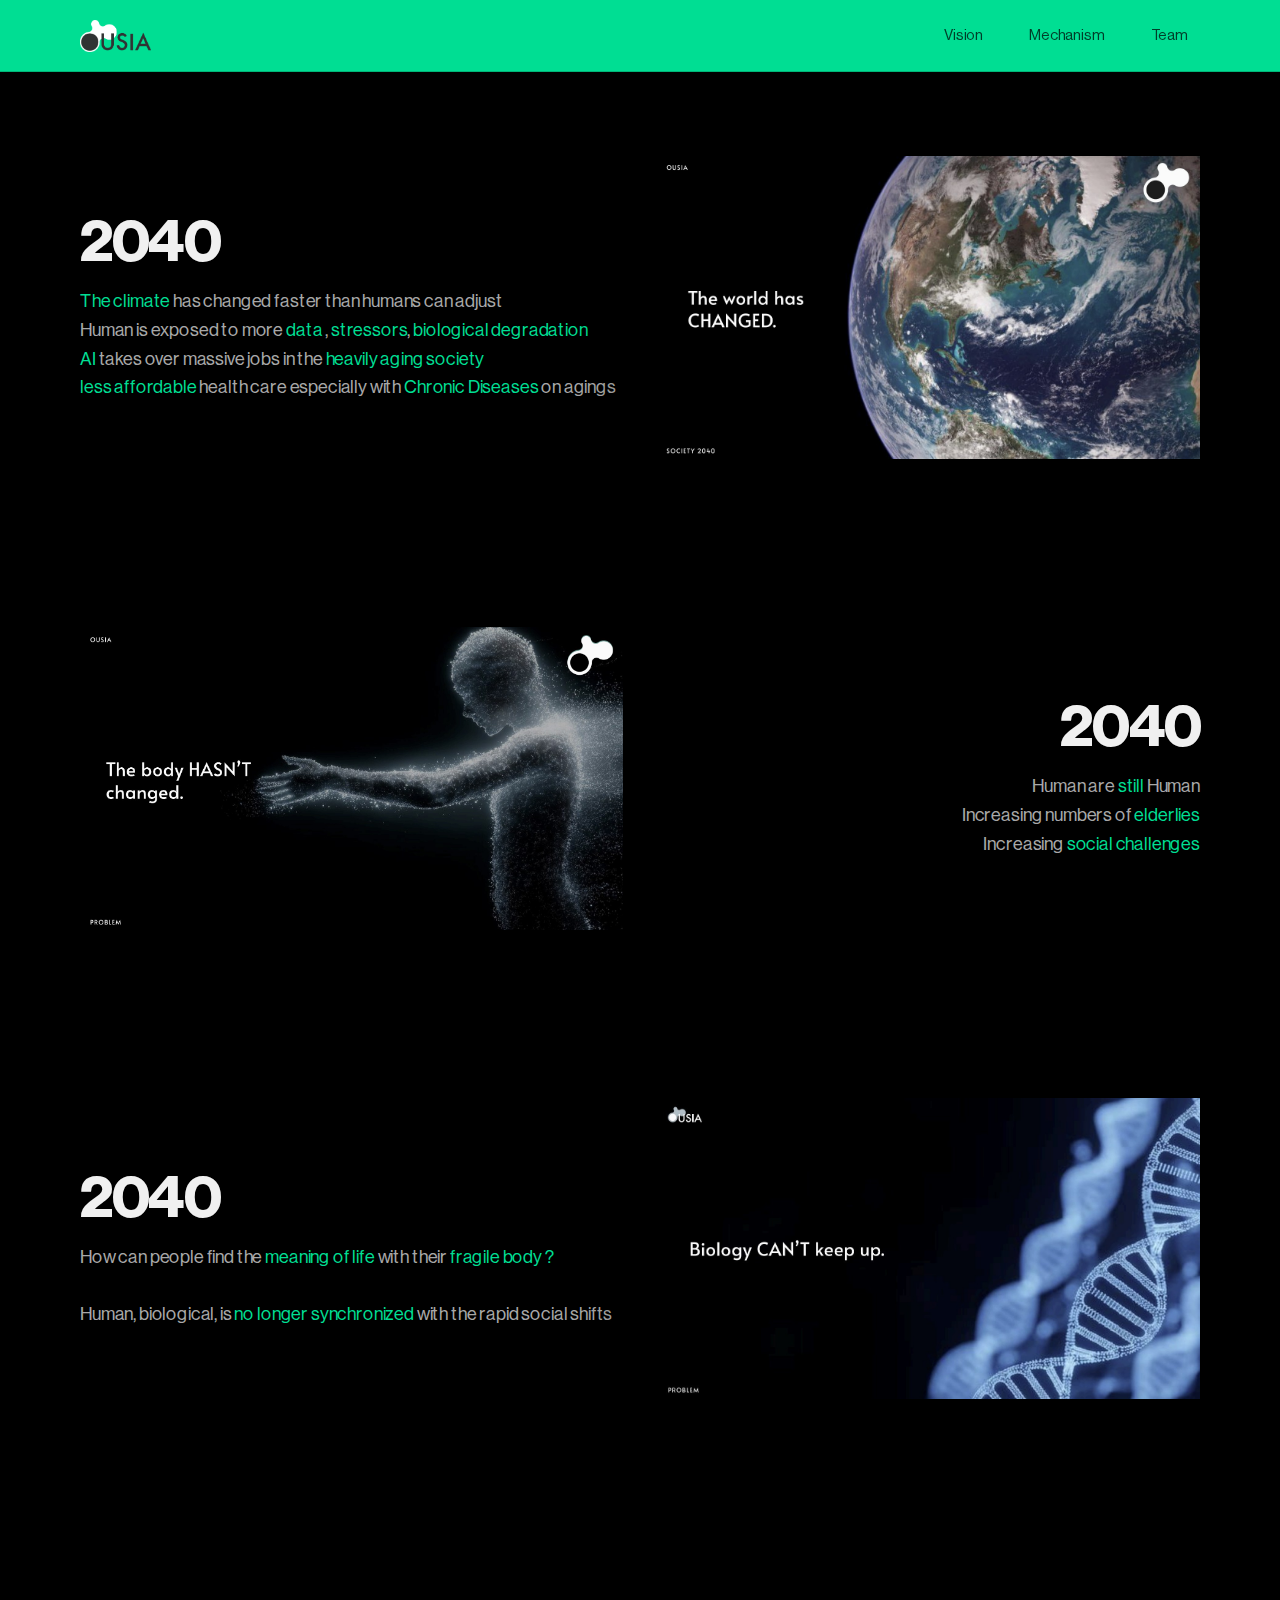
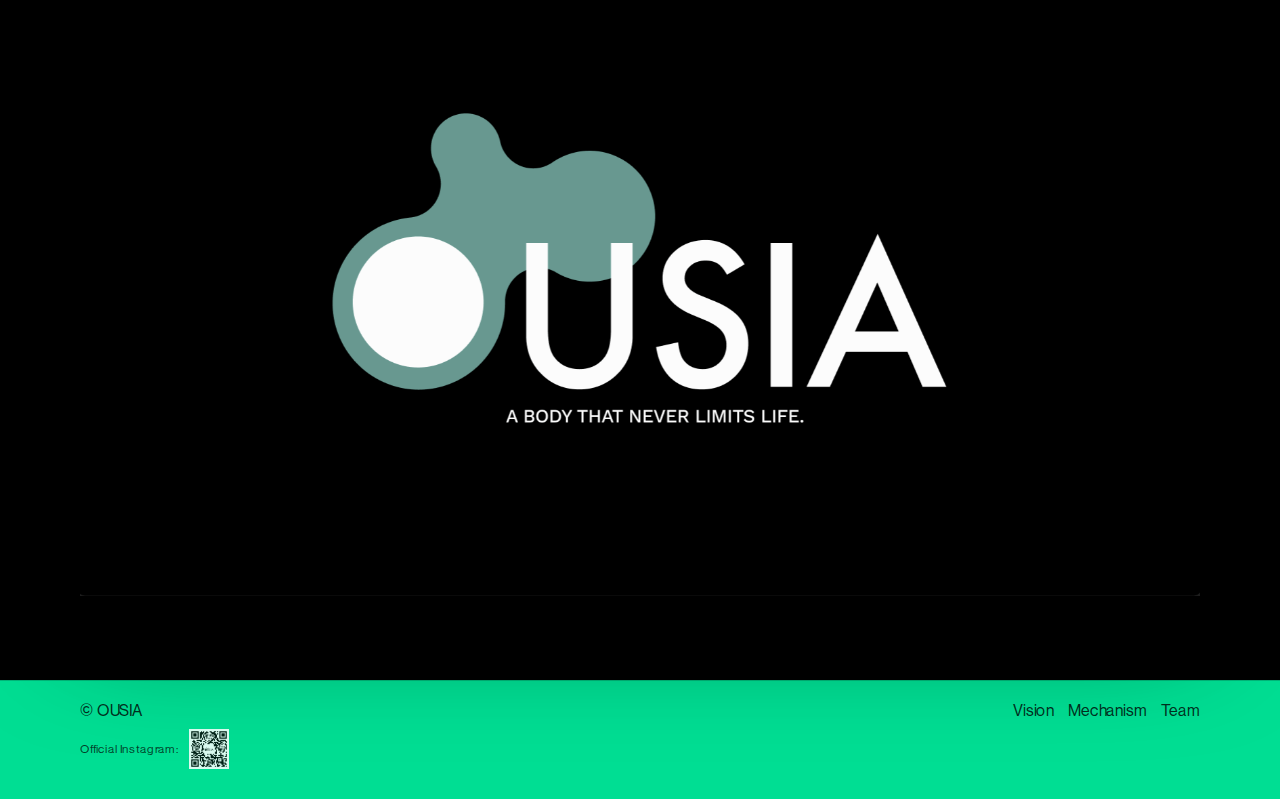
<file: vision.html>
<!doctype html>
<html lang="en">
<head>
  <meta charset="utf-8" />
  <meta name="viewport" content="width=device-width,initial-scale=1" />
  <meta name="description" content="OUSIA — Vision" />
  <title>OUSIA — Vision</title>

  <link rel="stylesheet" href="css/styles.css" />
</head>

<body class="page--vision">
  <a class="skip" href="#main">Skip to content</a>

  <!-- Topbar (Vision skin) -->
  <header class="topbar topbar--vision">
    <div class="wrap topbar__inner topbar__inner--minimal">
      <a class="brand" href="index.html" aria-label="Go to Home">
        <img class="brand__logo" src="assets/img/logo_color5.png" alt="OUSIA" />
      </a>

      <nav class="nav nav--minimal nav--vision" aria-label="Primary">
        <a href="vision.html" aria-current="page">Vision</a>
        <a href="mechanism.html">Mechanism</a>
        <a href="team.html">Team</a>
      </nav>
    </div>
  </header>

  <main id="main">

    <!-- Block 1: Earth (Text Left / Image Right) -->
    <section class="vision-block">
      <div class="wrap vision-grid vision-grid--text-left">
        <div class="vision-copy">
          <h1> 2040 </h1>


          <p> <span class="accent">The climate</span> has changed faster than humans can adjust</p>

          <p> Human is exposed to more <span class="accent"> data </span>, <span class="accent"> stressors</span>, <span class="accent"> biological degradation </span></p>

          <p><span class="accent"> AI </span> takes over massive jobs in the <span class="accent">heavily aging society </span></p>

          <p><span class="accent">less affordable </span> health care especially with <span class="accent"> Chronic Diseases</span> on agings</p>

        </div>

        <div class="vision-media">
          <img src="assets/img/earth.jpg" alt="Earth" />
        </div>
      </div>
    </section>

    <!-- Block 2: Man (Image Left / Text Right) -->
    <section class="vision-block">
      <div class="wrap vision-grid vision-grid--text-right">
        <div class="vision-media">
          <img src="assets/img/man.jpg" alt="Human figure" />
        </div>

        <div class="vision-copy">
          <h1>2040</h1>

<span class="accent"> </span>

          <p>Human are <span class="accent"> still</span> Human </p>
          
          <p> Increasing numbers of <span class="accent"> elderlies </span> </p>
          
          <p> Increasing <span class="accent"> social challenges </span> </p>
          

          
        </div>
      </div>
    </section>

    <!-- Block 3: DNA (Text Left / Image Right) -->
    <section class="vision-block">
      <div class="wrap vision-grid vision-grid--text-left">
        <div class="vision-copy">
          <h1> 2040</h1>
          <p> How can people find the <span class="accent">meaning of life </span> with their <span class="accent"> fragile body ?</span> </p>
          <!-- <p> <br> </p> -->
          <p><br> Human, biological, is <span class="accent"> no longer synchronized </span> with the rapid social shifts </p>
        </div>

        <div class="vision-media">
          <img src="assets/img/dna.jpg" alt="DNA structure" />
        </div>
      </div>
    </section>

    <!-- Block 4: Closing (Full image, no text) -->
    <section class="vision-block vision-block--full">
      <div class="vision-full">
        <img src="assets/img/Closing.jpg" alt="Closing visual" />
      </div>
    </section>

  </main>

  <!-- Footer (Vision skin) -->
  <footer class="footer footer--vision">
    <div class="wrap footer__inner">
      <div class="footer__left">
        <span>© OUSIA</span><br>
        <div class="ig-block ig-block--vision">
          <span class="ig-label">Official Instagram:</span>
          <a href="instagram.html" aria-label="Open Instagram QR page">
            <img src="assets/img/instagram-qr.png" alt="OUSIA Official Instagram QR Code" class="ig-qr" />
          </a>
        </div>
      </div>

      <div class="footer__right">
        <nav class="footer__links footer__links--vision" aria-label="Footer">
          <a href="vision.html">Vision</a>
          <a href="mechanism.html">Mechanism</a>
          <a href="team.html">Team</a>
        </nav>
      </div>
    </div>
  </footer>

  <script src="js/main.js"></script>
</body>
</html>
</file>
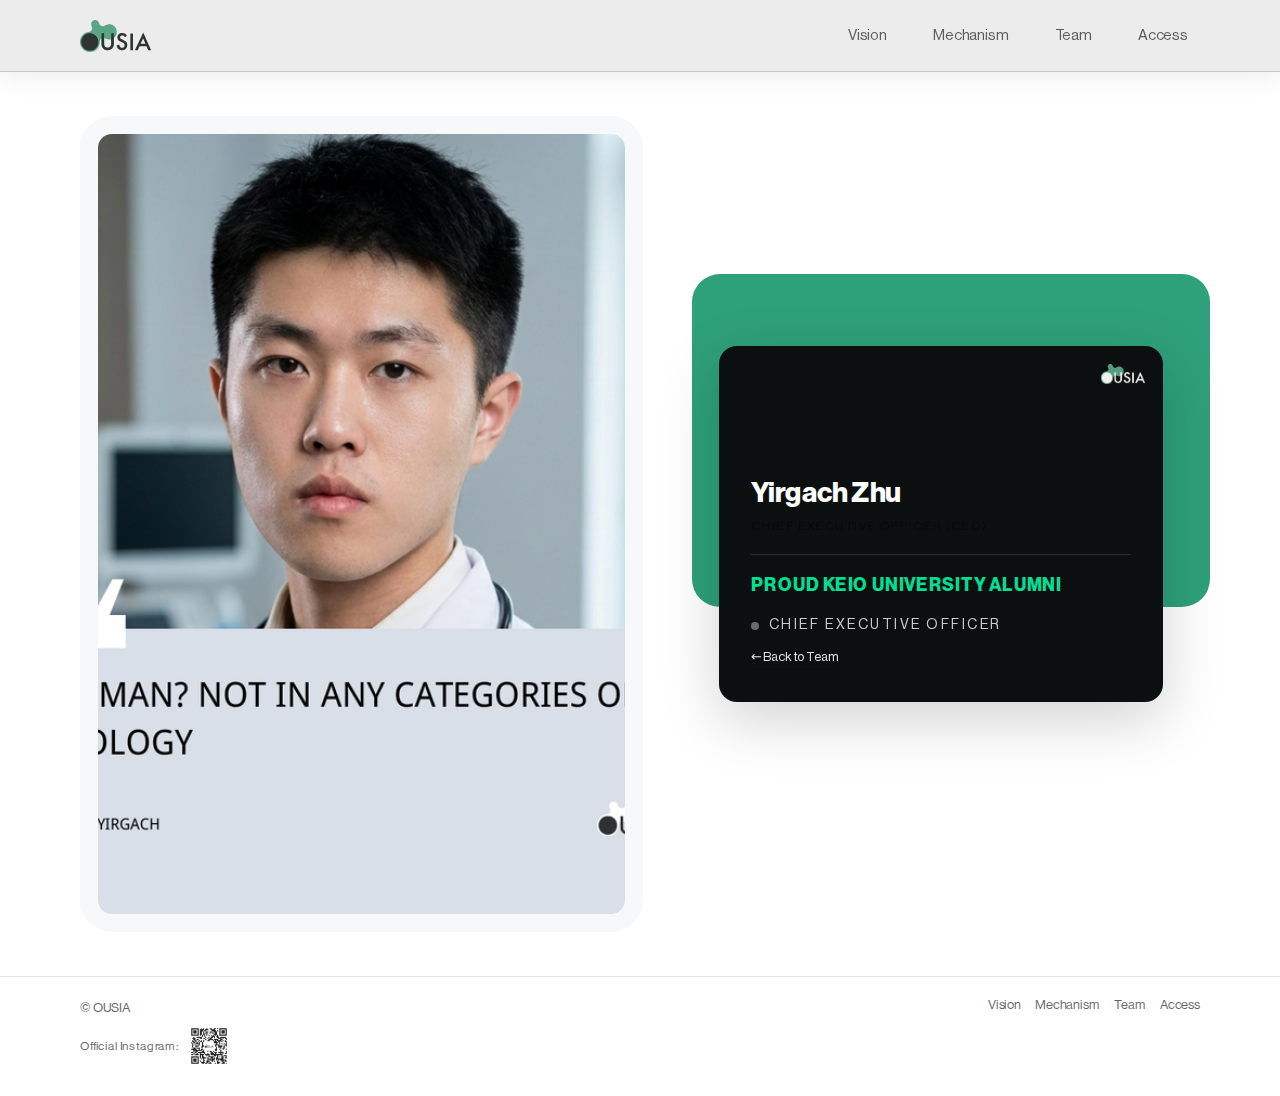
<file: yirgach.html>
<!doctype html>
<html lang="en">
<head>
  <meta charset="utf-8" />
  <meta name="viewport" content="width=device-width,initial-scale=1" />
  <meta name="description" content="OUSIA — Yirgach Zhu" />
  <title>OUSIA — Yirgach Zhu</title>
  <link rel="stylesheet" href="css/styles.css" />
</head>

<body class="page--person">
  <a class="skip" href="#main">Skip to content</a>

  <!-- Topbar (unchanged global component) -->
  <header class="topbar">
    <div class="wrap topbar__inner topbar__inner--minimal">
      <a class="brand" href="index.html" aria-label="Go to Home">
        <img class="brand__logo" src="assets/img/logo.svg" alt="OUSIA" />
      </a>

      <nav class="nav nav--minimal" aria-label="Primary">
        <a href="vision.html">Vision</a>
        <a href="mechanism.html">Mechanism</a>
        <a href="team.html">Team</a>
        <a href="access.html">Access</a>
      </nav>
    </div>
  </header>

  <main id="main">
    <section class="person person--refined">
      <div class="wrap">
        <div class="person__grid">

          <!-- Left -->
          <div class="person__media">
            <img src="assets/img/yirgach1.png" alt="Yirgach Zhu" />
          </div>

          <!-- Right -->
          <div class="person__panel">
            <!-- d -->
            <div class="person__slab" aria-hidden="true"></div>

            <!-- m -->
            <div class="person__card person__card--dark">
              <img class="person__card-logo" src="assets/img/logo_color3.png" alt="OUSIA" />

              <h1 class="person__name">Yirgach Zhu</h1>
              <p class="person__role">Chief Executive Officer (CEO)</p>

              <div class="person__divider"></div>

              <p class="person__tagline">
                <span class="person__tagline--sea">PROUD KEIO UNIVERSITY ALUMNI</span>
              </p>

              <div class="person__brandrow" aria-label="Role">
                <span class="person__dot"></span>
                <span class="person__brand person__brand--white">Chief Executive Officer</span>
              </div>

              <a class="person__back" href="team.html">← Back to Team</a>
            </div>
          </div>

        </div>
      </div>
    </section>
  </main>

  <!-- Footer (unchanged global component) -->
  <footer class="footer footer--minimal">
    <div class="wrap footer__inner">
      <div class="footer__left">
        <span class="muted">© OUSIA</span><br>
        <div class="ig-block">
          <span class="ig-label">Official Instagram:</span>
          <a href="instagram.html" aria-label="Open Instagram QR page">
            <img
              src="assets/img/instagram-qr.png"
              alt="OUSIA Official Instagram QR Code"
              class="ig-qr"
            />
          </a>
        </div>
      </div>

      <div class="footer__right">
        <nav class="footer__links muted" aria-label="Footer">
          <a href="vision.html">Vision</a>
          <a href="mechanism.html">Mechanism</a>
          <a href="team.html">Team</a>
          <a href="access.html">Access</a>
        </nav>
      </div>
    </div>
  </footer>

</body>
</html>
</file>
<file: css/styles.css>
/* =========
   FONT: Neue Haas Display (self-hosted TTF)
   ========= */
@font-face{
  font-family: "Neue Haas Grotesk";
  src: url("../font/NeueHaasDisplayRoman.ttf") format("truetype");
  font-weight: 400;
  font-style: normal;
  font-display: swap;
}
@font-face{
  font-family: "Neue Haas Grotesk";
  src: url("../font/NeueHaasDisplayRomanItalic.ttf") format("truetype");
  font-weight: 400;
  font-style: italic;
  font-display: swap;
}
@font-face{
  font-family: "Neue Haas Grotesk";
  src: url("../font/NeueHaasDisplayMedium.ttf") format("truetype");
  font-weight: 500;
  font-style: normal;
  font-display: swap;
}
@font-face{
  font-family: "Neue Haas Grotesk";
  src: url("../font/NeueHaasDisplayMediumItalic.ttf") format("truetype");
  font-weight: 500;
  font-style: italic;
  font-display: swap;
}
@font-face{
  font-family: "Neue Haas Grotesk";
  src: url("../font/NeueHaasDisplayBold.ttf") format("truetype");
  font-weight: 700;
  font-style: normal;
  font-display: swap;
}
@font-face{
  font-family: "Neue Haas Grotesk";
  src: url("../font/NeueHaasDisplayBoldItalic.ttf") format("truetype");
  font-weight: 700;
  font-style: italic;
  font-display: swap;
}
@font-face{
  font-family: "Neue Haas Grotesk";
  src: url("../font/NeueHaasDisplayBlack.ttf") format("truetype");
  font-weight: 900;
  font-style: normal;
  font-display: swap;
}
@font-face{
  font-family: "Neue Haas Grotesk";
  src: url("../font/NeueHaasDisplayBlackItalic.ttf") format("truetype");
  font-weight: 900;
  font-style: italic;
  font-display: swap;
}

/* =========
   OUSIA TOKENS (GLOBAL)
   ========= */
:root{
  --cool-grey:#ADBFC7;
  --off-white:#ECECEC;
  --white:#ffffff;
  --charcoal:#1E1E1E;
  --sea-green:#00DE93;
  --sub-green:#2ea07a;

  --bg: var(--off-white);
  --bg2: rgba(173,191,199,0.18);
  --text: var(--charcoal);
  --muted: rgba(30,30,30,0.70);
  --border: rgba(30,30,30,0.12);

  --radius: 18px;
  --shadow: 0 10px 30px rgba(0,0,0,0.08);

  --font: "Neue Haas Grotesk", system-ui, -apple-system, "Segoe UI", Roboto, Arial, sans-serif;
}

/* =========
   BASE
   ========= */
*{ box-sizing:border-box; }
html,body{ height:100%; }

body{
  margin:0;
  font-family: var(--font);
  background: var(--white);     /* Home default */
  color: var(--text);
  line-height:1.55;
  letter-spacing: -0.01em;
}

a{ color: inherit; text-decoration:none; }
a:hover{ text-decoration: underline; }

img{ max-width:100%; display:block; }

.wrap{
  width:min(1120px, calc(100% - 40px));
  margin-inline:auto;
}

.skip{
  position:absolute; left:-999px; top:auto;
  width:1px; height:1px; overflow:hidden;
}
.skip:focus{
  position:fixed; left:20px; top:20px;
  width:auto; height:auto; padding:10px 12px;
  background: var(--bg);
  border:1px solid var(--border);
  border-radius: 12px;
  box-shadow: var(--shadow);
  z-index: 9999;
}

/* =========
   TOPBAR (HOME DEFAULT)
   ========= */
.topbar{
  position:sticky; top:0; z-index:1000;
  backdrop-filter: blur(10px);
  background: var(--bg);
  border-bottom: 1px solid rgba(30,30,30,0.18);
  box-shadow: 0 8px 24px rgba(0,0,0,0.06);
}
.topbar__inner{
  display:flex; align-items:center; justify-content:space-between;
  gap:18px;
  padding:14px 0;
}
.topbar__inner--minimal{ justify-content: space-between; }

.brand{ display:flex; align-items:center; }
.brand__logo{
  height: 32px;
  width: auto;
  display: block;
}

.nav{ display:flex; gap:16px; color: var(--muted); }
.nav--minimal{ gap:22px; font-size: 15px; color: var(--muted); }
.nav a{ padding:8px 10px; border-radius: 10px; }
.nav--minimal a{ padding: 10px 12px; border-radius: 12px; }
.nav a:hover{
  background: var(--bg2);
  text-decoration:none;
}

/* =========
   BUTTONS (HOME)
   ========= */
.btn{
  display:inline-flex; align-items:center; justify-content:center;
  padding:12px 18px;
  border-radius: 999px;
  border:1px solid var(--border);
  font-size: 15px;
  line-height: 1;
  white-space: nowrap;
  background: transparent;
  color: var(--text);
  transition: transform 180ms ease;
}
.btn:hover{ text-decoration:none; transform: translateY(-1px); }
.btn--primary{
  background: var(--sea-green);
  border-color: rgba(0,0,0,0.15);
  color: #07160f;
}
.btn--ghost{
  background: color-mix(in srgb, var(--bg) 86%, transparent);
}

/* =========
   HERO (HOME)
   ========= */
.hero--home{
  padding: 88px 0 72px;
  min-height: calc(100vh - 64px);
  display: flex;
  align-items: center;
}
.hero__inner{
  display:grid;
  grid-template-columns: 1fr 1fr;
  gap: 34px;
  align-items: center;
}
.hero__copy--home h1{
  margin: 0 0 14px;
  font-size: clamp(44px, 5.2vw, 72px);
  line-height: 1.02;
  letter-spacing: -0.03em;
}
.lead{
  margin:0;
  color: var(--muted);
}
.lead--tight{
  max-width: 62ch;
  margin: 0 0 22px;
  font-size: 18px;
  line-height: 1.6;
}
.home-ctas{
  display:flex;
  gap: 12px;
  flex-wrap: wrap;
  margin-top: 10px;
}
.accent{ color: var(--sea-green); }
.subaccent{ color: var(--sub-green); }

/* ===== Home hero visual (soft transition) ===== */
.frame--home{
  position: relative;
  border: none;
  box-shadow: none;
  background: transparent;

  justify-self: end;
  max-width: 560px;
  width: 100%;

  overflow: visible;
}
.frame--home img{
  position: relative;
  z-index: 1;

  width: 100%;
  height: auto;
  object-fit: contain;

  transform: scale(1.10);
  transform-origin: center;

  filter: drop-shadow(0 18px 40px rgba(0,0,0,0.10));

  -webkit-mask-image: radial-gradient(ellipse 78% 70% at 50% 50%, #000 62%, transparent 100%);
  mask-image: radial-gradient(ellipse 78% 70% at 50% 50%, #000 62%, transparent 100%);

  transition: transform 260ms ease, filter 260ms ease;
}
.frame--home::before{
  content:"";
  position:absolute;
  inset: -10px;
  border-radius: 22px;
  background: radial-gradient(
    55% 55% at 50% 50%,
    rgba(0,222,147,0.08),
    rgba(0,0,0,0.00) 72%
  );
  pointer-events:none;
  z-index: 0;
}
.frame--home:hover img{
  transform: scale(1.12);
  filter: drop-shadow(0 22px 52px rgba(0,0,0,0.12));
}

/* =========
   FOOTER (HOME)
   ========= */
.footer{
  padding: 18px 0 30px;
  border-top:1px solid var(--border);
}
.footer__inner{
  display:flex;
  align-items:flex-start;
  justify-content: space-between;
  gap: 14px;
}
.footer__right{
  display:flex;
  align-items:center;
  justify-content:flex-end;
  gap: 14px;
}
.footer__links{
  display:flex;
  gap: 14px;
  align-items:center;
}
.muted{ color: var(--muted); font-size: 13px; margin:0; }

.ig-block{
  display:flex;
  align-items:center;
  gap:10px;
  font-size: 12px;
  color: var(--muted);
  margin-top: 6px;
}
.ig-label{ white-space: nowrap; }
.ig-qr{ height: 40px; width:auto; opacity: 0.85; }

/* =========
   RESPONSIVE (GLOBAL)
   ========= */
@media (max-width: 900px){
  .nav{ display:none; } /* v0 simple */
  .hero--home{ min-height: auto; padding: 64px 0 48px; }
  .hero__inner{ grid-template-columns: 1fr; }
  .frame--home{ max-width: 100%; justify-self: stretch; }
  .frame--home img{ transform: scale(1.02); }
  .footer__inner{ flex-direction: column; align-items: flex-start; }
  .footer__right{ width:100%; justify-content: space-between; flex-wrap: wrap; }
}

/* =========================================================
   VISION SKIN (DOES NOT AFFECT HOME)
   ========================================================= */
.page--vision{
  background: #000;
  color: rgba(255,255,255,0.92);
}

/* Vision Topbar: sea-green */
.topbar--vision{
  background: var(--sea-green);
  border-bottom: 1px solid rgba(0,0,0,0.18);
  box-shadow: 0 10px 26px rgba(0,0,0,0.28);
}
.nav--vision{
  color: rgba(0,0,0,0.72);
}
.nav--vision a:hover{
  background: rgba(255,255,255,0.25);
  text-decoration:none;
}

/* Vision blocks: Home-like hero modules */
.vision-block{
  padding: 84px 0;
  background: #000;
}
.vision-grid{
  display:grid;
  grid-template-columns: 1fr 1fr;
  gap: 34px;
  align-items: center;
}
.vision-copy h1{
  margin: 0 0 14px;
  font-size: clamp(40px, 4.6vw, 68px);
  line-height: 1.02;
  letter-spacing: -0.03em;
  color: rgba(255,255,255,0.94);
}
.vision-copy p{
  margin: 0;
  max-width: 60ch;
  font-size: 18px;
  line-height: 1.6;
  color: rgba(255,255,255,0.68);
}


/* Vision: when text is on the RIGHT, align text to the right */
.vision-grid--text-right .vision-copy{
  text-align: right;
  margin-left: auto;          /* push copy inward */
}

/* optional: keep paragraph width elegant when right-aligned */
.vision-grid--text-right .vision-copy p{
  margin-left: auto;
}

/* media: never crop, never stretch */
.vision-media{
  justify-self: end;
  width: 100%;
  max-width: 640px;          /* keeps composition stable */
}
.vision-grid--text-right .vision-media{
  justify-self: start;
}
.vision-media img{
  width: 100%;
  height: auto;
  object-fit: contain;        /* key: no crop */
  display:block;
  filter: drop-shadow(0 18px 44px rgba(0,0,0,0.55));
}

/* Closing: full image only (contain, centered) */
.vision-block--full{
  padding: 0;
}
.vision-full{
  padding: 84px 0;
  display:flex;
  justify-content:center;
  align-items:center;
}
.vision-full img{
  width: min(1120px, calc(100% - 40px));
  height: auto;
  object-fit: contain;        /* no crop */
  filter: drop-shadow(0 22px 60px rgba(0,0,0,0.60));
}

/* Vision Footer: sea-green */
.footer--vision{
  background: var(--sea-green);
  border-top: 1px solid rgba(0,0,0,0.18);
}
.footer--vision .footer__left,
.footer--vision .footer__right,
.footer--vision a{
  color: rgba(0,0,0,0.80);
}
.footer--vision a:hover{ text-decoration: underline; }

.ig-block--vision{
  color: rgba(0,0,0,0.72);
}

/* Vision responsive */
@media (max-width: 900px){
  .vision-block{ padding: 56px 0; }
  .vision-grid{ grid-template-columns: 1fr; }
  .vision-media{ max-width: 100%; justify-self: stretch; }
  .vision-full{ padding: 56px 0; }
}



/* =========================================================
   STREAMLIT EMBED (MECHANISM)
   ========================================================= */

.st-embed{
  position: relative;
  width: 100%;
  border-radius: 22px;
  overflow: hidden;
  background: #000;
  box-shadow: 0 18px 44px rgba(0,0,0,0.14);
}

.st-embed__frame{
  width: 100%;
  height: 96vh;          /* 更长：你要再长就改这里 */
  min-height: 980px;     /* 防止大屏太矮 */
  border: 0;
  display: block;
  background: #000;
}

/* 盖掉 iframe 内部底部栏（Built with Streamlit / Fullscreen） */
.st-embed__mask{
  position: absolute;
  left: 0;
  right: 0;
  bottom: 0;
  height: 56px;          /* 还露出来就改 64px / 72px */
  background: #000;
  z-index: 10;
  pointer-events: none;
}

/* mobile */
@media (max-width: 900px){
  .st-embed__frame{
    height: 92vh;
    min-height: 820px;
  }
}



/* =========================================================
   MECHANISM SKIN (ISOLATED, NO SIDE EFFECT)
   ========================================================= */

.page--mechanism{
  background: var(--white);   /* 主体保持白色 */
  color: var(--text);
}

/* Topbar: sea-green (Mechanism only) */
.page--mechanism .topbar{
  background: var(--sea-green);
  border-bottom: 1px solid rgba(0,0,0,0.18);
  box-shadow: 0 10px 26px rgba(0,0,0,0.18);
}

.page--mechanism .nav{
  color: rgba(0,0,0,0.72);
}

.page--mechanism .nav a:hover{
  background: rgba(255,255,255,0.25);
  text-decoration: none;
}

/* Footer: sea-green (Mechanism only) */
.page--mechanism .footer{
  background: var(--sea-green);
  border-top: 1px solid rgba(0,0,0,0.18);
}

.page--mechanism .footer,
.page--mechanism .footer a,
.page--mechanism .footer .muted{
  color: rgba(0,0,0,0.80);
}

.page--mechanism .footer a:hover{
  text-decoration: underline;
}







/* =========================================================
   MECHANISM SKIN (DOES NOT AFFECT HOME / VISION)
   ========================================================= */
.page--mech{
  background: var(--white);
  color: var(--text);
}

/* Mechanism Topbar + Footer sea-green (page-local) */
.topbar--mech{
  background: var(--sea-green);
  border-bottom: 1px solid rgba(0,0,0,0.18);
  box-shadow: 0 10px 26px rgba(0,0,0,0.14);
}
.nav--mech{ color: rgba(0,0,0,0.72); }
.nav--mech a:hover{
  background: rgba(255,255,255,0.25);
  text-decoration:none;
}

.footer--mech{
  background: var(--sea-green);
  border-top: 1px solid rgba(0,0,0,0.18);
}
.footer--mech .footer__left,
.footer--mech .footer__right,
.footer--mech a{
  color: rgba(0,0,0,0.82);
}
.ig-block--mech{ color: rgba(0,0,0,0.72); }
.footer__links--mech a:hover{ text-decoration: underline; }

/* ===== Typography scale up (Mechanism only) ===== */
.page--mech .mech-h1{
  margin: 0 0 12px;
  font-size: clamp(46px, 5.2vw, 78px);
  line-height: 1.02;
  letter-spacing: -0.03em;
}
.page--mech .mech-h2{
  margin: 0;
  font-size: clamp(26px, 2.1vw, 34px);
  letter-spacing: -0.02em;
}
.page--mech .mech-h3{
  margin: 0 0 10px;
  font-size: clamp(24px, 2.0vw, 30px);
  letter-spacing: -0.02em;
}
.page--mech .mech-lead{
  margin: 0 0 18px;
  font-size: 20px;
  line-height: 1.65;
  color: rgba(30,30,30,0.72);
  max-width: 62ch;
}
.page--mech .mech-sub,
.page--mech .mech-p{
  margin: 0;
  font-size: 18px;
  line-height: 1.7;
  color: rgba(30,30,30,0.70);
  max-width: 70ch;
}
.page--mech .mech-note{
  margin: 14px 0 0;
  font-size: 14px;
  color: rgba(30,30,30,0.55);
}
.mech-eyebrow{
  margin: 0 0 10px;
  font-size: 14px;
  letter-spacing: 0.14em;
  text-transform: uppercase;
  color: rgba(30,30,30,0.55);
}

/* ===== Hero layout (not sandwich) ===== */
.mech-hero{
  padding: 78px 0 54px;
  background: var(--white);
}
.mech-hero__grid{
  display:grid;
  grid-template-columns: 1.05fr 0.95fr;
  gap: 34px;
  align-items: center;
}
.mech-hero__copy{ padding-right: 10px; }
.mech-badges{
  display:flex; flex-wrap: wrap;
  gap: 10px;
  margin-top: 18px;
}
.mech-badge{
  display:inline-flex;
  padding: 10px 14px;
  border-radius: 999px;
  border: 1px solid rgba(30,30,30,0.14);
  background: rgba(0,222,147,0.10);
  color: rgba(30,30,30,0.78);
  font-size: 14px;
}

/* Collage (designed, layered) */
.mech-collage{
  position: relative;
  min-height: 420px;
}
.mech-shot{
  margin:0;
  border-radius: 22px;
  overflow:hidden;
  box-shadow: 0 18px 52px rgba(0,0,0,0.12);
  background: #fff;
}
.mech-shot img{
  width:100%;
  height:100%;
  object-fit: cover;
  display:block;
}
.mech-shot--lg{
  position:absolute;
  inset: 0 0 0 8%;
  height: 100%;
}
.mech-shot--sm{
  position:absolute;
  width: 48%;
  height: 44%;
  right: 0;
  border-radius: 18px;
  box-shadow: 0 14px 40px rgba(0,0,0,0.14);
}
.mech-shot--top{ top: 0; }
.mech-shot--bottom{ bottom: 0; }

/* ===== Feature strip (3 cards) ===== */
.mech-strip{
  padding: 22px 0 46px;
}
.mech-strip__grid{
  display:grid;
  grid-template-columns: repeat(3, 1fr);
  gap: 16px;
}
.mech-card{
  border-radius: 22px;
  border: 1px solid rgba(30,30,30,0.10);
  background: rgba(173,191,199,0.12);
  padding: 18px 18px 16px;
}
.mech-card__head{
  display:flex;
  align-items: baseline;
  justify-content: space-between;
  gap: 12px;
  margin-bottom: 10px;
}
.mech-kicker{
  margin: 0;
  font-size: 14px;
  letter-spacing: 0.12em;
  text-transform: uppercase;
  color: rgba(30,30,30,0.55);
}
.mech-list{
  margin: 10px 0 0;
  padding-left: 18px;
  color: rgba(30,30,30,0.68);
  font-size: 16px;
  line-height: 1.7;
}

/* ===== Spotlight (offset slab like your reference) ===== */
.mech-spot{
  padding: 62px 0;
}
.mech-spot__grid{
  display:grid;
  grid-template-columns: 0.95fr 1.05fr;
  gap: 34px;
  align-items: center;
}
.mech-spot__grid--reverse{
  grid-template-columns: 1.05fr 0.95fr;
}
.mech-spot__copy{
  max-width: 64ch;
}
.mech-mini{
  margin: 0 0 8px;
  font-size: 13px;
  letter-spacing: 0.14em;
  text-transform: uppercase;
  color: rgba(30,30,30,0.48);
}
.mech-lines{ margin-top: 14px; }
.mech-line{
  margin: 0 0 6px;
  padding-left: 12px;
  border-left: 3px solid rgba(0,222,147,0.65);
  color: rgba(30,30,30,0.72);
  font-size: 16px;
}

/* Image with sea-green slab behind */
.mech-spot__media{
  position: relative;
  border-radius: 26px;
  overflow: hidden;
  box-shadow: 0 18px 60px rgba(0,0,0,0.14);
}
.mech-spot__media img{
  width:100%;
  height:auto;
  display:block;
  object-fit: cover;
}

/* slabs */
.mech-slab::before{
  content:"";
  position:absolute;
  z-index:-1;
  width: 72%;
  height: 72%;
  background: rgba(0,222,147,0.24);
  border-radius: 28px;
  filter: blur(0px);
}
.mech-slab--left::before{
  left: -10%;
  bottom: -12%;
}
.mech-slab--right::before{
  right: -10%;
  bottom: -12%;
}
.mech-spot--alt{
  background: rgba(173,191,199,0.10);
}

/* ===== Simulation (big, finished) ===== */
.mech-sim{
  padding: 64px 0 74px;
}
.mech-sim__inner{
  display:block;
}
.sim-shell{
  margin-top: 16px;
  border-radius: 26px;
  overflow: hidden;
  border: 1px solid rgba(30,30,30,0.10);
  box-shadow: 0 26px 72px rgba(0,0,0,0.12);
  background: #0f1114;
}
.sim-frame{
  display:block;
  width: 100%;
  height: 980px;              /* taller */
  border: 0 !important;       /* remove iframe border */
  background: transparent;
}

/* Responsive */
@media (max-width: 980px){
  .mech-hero__grid{ grid-template-columns: 1fr; }
  .mech-collage{ min-height: 520px; }
  .mech-shot--lg{ inset: 0; position: relative; height: 320px; }
  .mech-shot--sm{ position: relative; width: 100%; height: 220px; right:auto; }
  .mech-shot--top{ margin-top: 12px; }
  .mech-shot--bottom{ margin-top: 12px; }

  .mech-strip__grid{ grid-template-columns: 1fr; }
  .mech-spot__grid,
  .mech-spot__grid--reverse{ grid-template-columns: 1fr; }
  .sim-frame{ height: 980px; }
}


/* =========================
   TEAM PAGE (3 per row + circle)
   Paste at end of styles.css
   ========================= */

.page--team .team-hero { padding: 64px 0 24px; }
.page--team .team-h1 { font-size: clamp(36px, 4vw, 56px); line-height: 1.05; margin: 0 0 10px; }
.page--team .team-lead { font-size: 18px; margin: 0; opacity: .72; }

.page--team .team-grid { padding: 24px 0 80px; }
.page--team .team-grid__inner {
  display: grid;
  grid-template-columns: repeat(3, minmax(0, 1fr));
  gap: 56px 48px;
  align-items: start;
}

@media (max-width: 980px) {
  .page--team .team-grid__inner { grid-template-columns: repeat(2, minmax(0, 1fr)); gap: 44px 28px; }
}
@media (max-width: 620px) {
  .page--team .team-grid__inner { grid-template-columns: 1fr; gap: 34px; }
}

.page--team .team-card {
  display: grid;
  justify-items: center;
  text-align: center;
  text-decoration: none;
  color: inherit;
  padding: 8px 8px 10px;
  border-radius: 18px;
  transition: transform .15s ease, box-shadow .15s ease;
}

.page--team .team-card:hover {
  transform: translateY(-2px);
  box-shadow: 0 16px 34px rgba(0,0,0,.10);
}

.page--team .team-avatar {
  width: 176px;
  height: 176px;
  border-radius: 999px;
  overflow: hidden;
  border: 4px solid rgba(0,0,0,.88);
  background: #f2f4f4;
}

.page--team .team-avatar img {
  width: 100%;
  height: 100%;
  object-fit: cover;          /* 竖图会自动裁成圆 */
  object-position: center;    /* 默认取中间 */
  display: block;
}

.page--team .team-meta { margin-top: 16px; }
.page--team .team-name { font-size: 18px; margin: 0; font-weight: 600; letter-spacing: .2px; }
.page--team .team-role { font-size: 13px; margin: 8px 0 0; opacity: .68; line-height: 1.35; }







/* ================================
   PERSON PAGE (poster layout)
   Scope: only pages with body.page--person
   ================================ */

body.page--person #main {
  background: #fff;
}

.page--person .person {
  min-height: calc(100vh - 120px);
  padding: 0;
}

.page--person .person__grid {
  display: grid;
  grid-template-columns: minmax(520px, 58vw) 1fr;
  min-height: calc(100vh - 120px);
}

.page--person .person__media {
  position: relative;
  overflow: hidden;
  background: #f4f6f7;
}

.page--person .person__media img {
  width: 100%;
  height: 100%;
  min-height: calc(100vh - 120px);
  object-fit: cover;
  object-position: center;
  display: block;
  filter: saturate(1.02) contrast(1.02);
}

.page--person .person__panel {
  position: relative;
  display: grid;
  place-items: center;
  padding: clamp(28px, 4vw, 56px);
  background: #fff;
}

.page--person .person__slab {
  position: absolute;
  inset: auto 10% 12% 8%;
  height: 64%;
  border-radius: 22px;
  background: rgba(116, 173, 160, 0.16); /* sea-green tint */
  transform: translate(10px, 10px);
}

.page--person .person__card {
  position: relative;
  width: min(520px, 92%);
  border-radius: 22px;
  background: #ffffff;
  box-shadow: 0 18px 50px rgba(0,0,0,0.10);
  padding: 34px 34px 26px;
  z-index: 2;
}

.page--person .person__quote {
  font-size: 88px;
  line-height: 0.9;
  font-weight: 800;
  color: rgba(116, 173, 160, 0.55);
  margin: -10px 0 10px;
}

.page--person .person__name {
  font-size: 34px;
  line-height: 1.1;
  margin: 0 0 10px;
  letter-spacing: -0.02em;
}

.page--person .person__role {
  margin: 0;
  font-size: 14px;
  letter-spacing: 0.08em;
  text-transform: uppercase;
  color: rgba(0,0,0,0.55);
}

.page--person .person__divider {
  height: 1px;
  background: rgba(0,0,0,0.08);
  margin: 18px 0 18px;
}

.page--person .person__tagline {
  margin: 0 0 18px;
  font-size: 18px;
  line-height: 1.35;
  letter-spacing: 0.02em;
  text-transform: uppercase;
}

.page--person .person__brandrow {
  display: inline-flex;
  align-items: center;
  gap: 10px;
  margin-top: 4px;
}

.page--person .person__dot {
  width: 12px;
  height: 12px;
  border-radius: 999px;
  background: rgb(116, 173, 160);
}

.page--person .person__brand {
  font-size: 14px;
  letter-spacing: 0.18em;
  text-transform: uppercase;
  color: rgba(0,0,0,0.65);
}

.page--person .person__back {
  display: inline-block;
  margin-top: 18px;
  font-size: 13px;
  color: rgba(0,0,0,0.60);
  text-decoration: none;
  border-bottom: 1px solid rgba(0,0,0,0.15);
  padding-bottom: 2px;
}

.page--person .person__back:hover {
  color: rgba(0,0,0,0.85);
  border-bottom-color: rgba(116, 173, 160, 0.65);
}

/* Responsive */
@media (max-width: 980px) {
  .page--person .person__grid {
    grid-template-columns: 1fr;
  }
  .page--person .person__media img {
    min-height: 56vh;
  }
  .page--person .person__slab {
    inset: auto 8% 8% 8%;
    height: 70%;
  }
}




/* ================================
   Refinement: Elegance & Breathing
   ================================ */

/* 1. Give the whole composition breathing room */
.page--person .person {
  padding: clamp(24px, 4vw, 56px);
}

/* 2. Constrain left image area (no hard edge bleed) */
.page--person .person__grid {
  grid-template-columns: minmax(360px, 44vw) 1fr;
  gap: clamp(40px, 7vw, 120px);
}

/* 3. Turn left side into a calm gallery canvas */
.page--person .person__media {
  padding: clamp(32px, 4vw, 64px);
  background: #f6f8f9;
  border-radius: 32px;
}

/* 4. Image no longer fills container aggressively */
.page--person .person__media img {
  max-height: 64vh;
  width: auto;
  max-width: 100%;
}
/* 5. Slightly pull card inward for elegance */
.page--person .person__panel {
  padding-right: clamp(48px, 8vw, 120px);
}

/* 6. Soften the slab so it feels intentional, not loud */
.page--person .person__slab {
  background: rgba(116, 173, 160, 0.08);
}









/* ===== Person page refined (only affects body.page--person) ===== */

.page--person .person--refined{
  padding: clamp(22px, 4vw, 44px) 0;
}

/* Keep layout elegant: use existing .wrap width, add breathing room */
.page--person .person--refined .person__grid{
  gap: clamp(18px, 3vw, 44px);
  align-items: center;
}

/* Left image: smaller + more margin, avoid “too big” */
.page--person .person--refined .person__media{
  padding: clamp(10px, 2vw, 18px);
}

.page--person .person--refined .person__media img{
  width: 100%;
  max-width: 720px;
  height: auto;
  border-radius: 14px;
}

/* Right panel: relative for slab/card layering */
.page--person .person--refined .person__panel{
  position: relative;
  display: flex;
  justify-content: center;
  align-items: center;
  min-height: 520px;
  padding: clamp(10px, 2vw, 18px);
}

/* d: slab = sub-green */
.page--person .person--refined .person__slab{
  position: absolute;
  inset: 0;
  background: var(--sub-green);
  border-radius: 28px;
  opacity: 1;
}

/* m: card = black */
.page--person .person--refined .person__card--dark{
  position: relative;
  background: #0b0f10;
  color: #ffffff;
  border-radius: 18px;
  width: min(520px, 92%);
  padding: clamp(22px, 3vw, 32px);
  box-shadow: 0 18px 60px rgba(0,0,0,.18);
}

/* Remove old quote if any CSS still shows it */
.page--person .person__quote{ display: none !important; }

/* Logo at top-right of card */
.page--person .person--refined .person__card-logo{
  position: absolute;
  top: 18px;
  right: 18px;
  width: 44px;
  height: auto;
  opacity: .95;
}

/* Typography: white */
.page--person .person--refined .person__name{
  /* margin: 0 0 8px 0; */
  margin: 100px 0 8px 0; 
  font-size: clamp(22px, 2.2vw, 30px);
  letter-spacing: -0.02em;
}

.page--person .person--refined .person__role{
  margin: 0 0 18px 0;
  font-size: 12px;
  letter-spacing: .12em;
  text-transform: uppercase;
  opacity: .78;
}

.page--person .person--refined .person__divider{
  height: 1px;
  background: rgba(255,255,255,.12);
  margin: 18px 0;
}

/* Alumni line: sea-green */
.page--person .person__tagline--sea{
  color: var(--sea-green);
  font-weight: 700;
  letter-spacing: .02em;
}

/* Brand row + back */
.page--person .person--refined .person__brandrow{
  display: flex;
  align-items: center;
  gap: 10px;
  margin-top: 14px;
  opacity: .85;
}

.page--person .person--refined .person__dot{
  width: 8px;
  height: 8px;
  border-radius: 999px;
  background: rgba(255,255,255,.45);
}

.page--person .person--refined .person__back{
  display: inline-block;
  margin-top: 10px;
  color: #ffffff;
  text-decoration: none;
  opacity: .88;
}

.page--person .person--refined .person__back:hover{
  text-decoration: underline;
}
.page--person .person__brand--white{ color:#fff; opacity: .92; }



















/* =========================
   Access page
   ========================= */
.page--access{
  background: #f2f2f2;
}

.access{
  padding: 64px 0 88px;
}

.access__grid{
  display: grid;
  grid-template-columns: 1.1fr 1.6fr;
  gap: 56px;
  align-items: start;
}

.access__h1{
  font-size: clamp(28px, 3.2vw, 44px);
  line-height: 1.15;
  letter-spacing: -0.02em;
  margin: 0;
  color: #111;
}

.access__panel{
  background: transparent;
}

.access__form{
  display: grid;
  gap: 14px;
}

.access__label{
  font-size: 14px;
  color: #111;
  margin-top: 10px;
}

.access__input,
.access__textarea{
  width: 100%;
  border: 1px solid rgba(0,0,0,0.45);
  background: transparent;
  border-radius: 10px;
  padding: 12px 14px;
  font-size: 14px;
  outline: none;
}

.access__textarea{
  resize: vertical;
  min-height: 140px;
}

.access__spacer{
  height: 12px;
}

.access__choices{
  display: grid;
  gap: 10px;
}

.access__choice{
  width: 100%;
  text-align: left;
  border: 0;
  border-radius: 10px;
  padding: 12px 14px;
  background: #cfcfcf;
  color: #111;
  cursor: pointer;
  font-size: 14px;
}

.access__choice.is-active{
  background: #111;
  color: #fff;
}

.access__send{
  margin-top: 8px;
  width: 100%;
  border: 0;
  border-radius: 999px;
  padding: 14px 16px;
  background: #000;
  color: #fff;
  cursor: pointer;
  font-size: 14px;
}

/* Responsive */
@media (max-width: 960px){
  .access__grid{
    grid-template-columns: 1fr;
    gap: 28px;
  }
}




/* ===== Access left copy refinement ===== */

.access__copy{
  max-width: 520px;
}

.access__eyebrow{
  font-size: 12px;
  letter-spacing: 0.14em;
  text-transform: uppercase;
  color: #6f6f6f;
  margin: 0 0 14px 0;
}

.access__headline{
  font-size: clamp(22px, 2.2vw, 30px);
  line-height: 1.35;
  font-weight: 500;
  letter-spacing: -0.01em;
  margin: 0 0 18px 0;
  color: #111;
}

.access__subline{
  font-size: 14px;
  line-height: 1.6;
  color: #6f6f6f;
  margin: 0;
}
/* Access: subject toggle state */
.access__choice.is-active{
  background: #111;
  color: #fff;
  border-color: #111;
}
</file>
